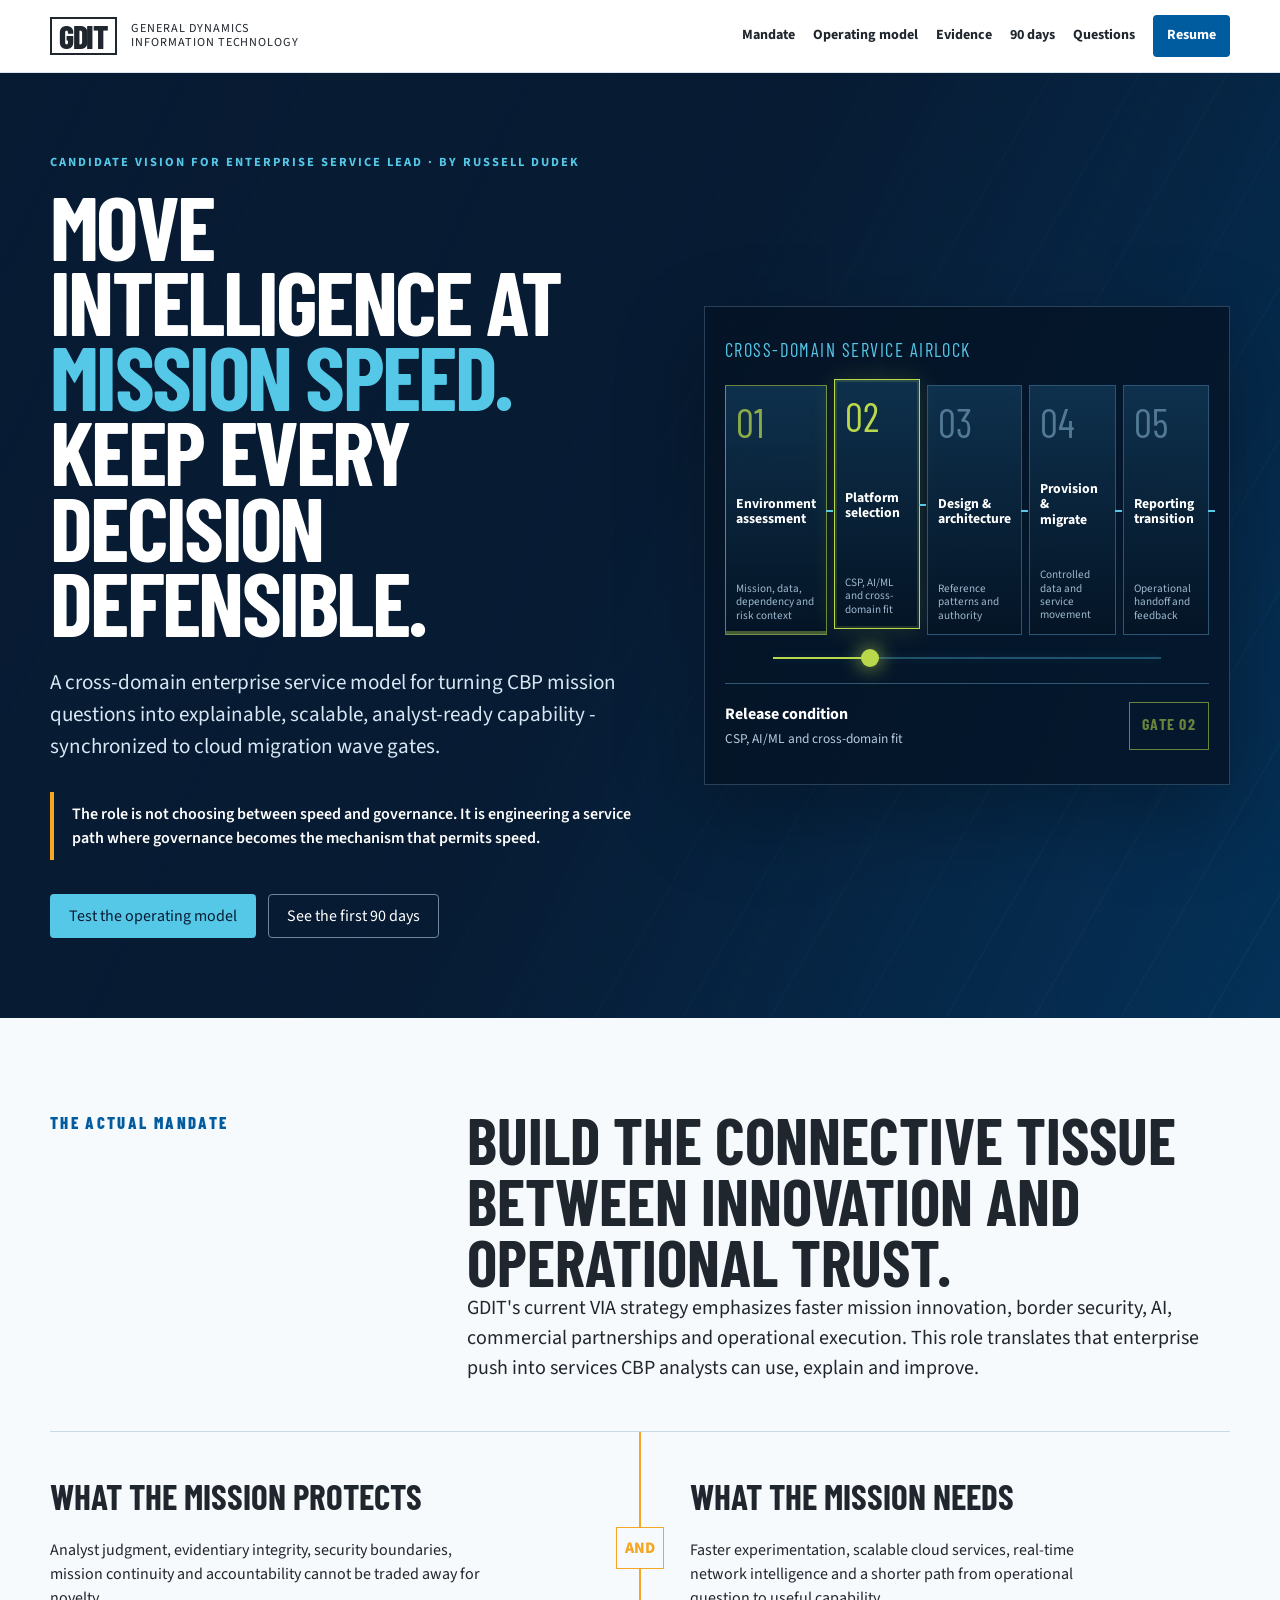
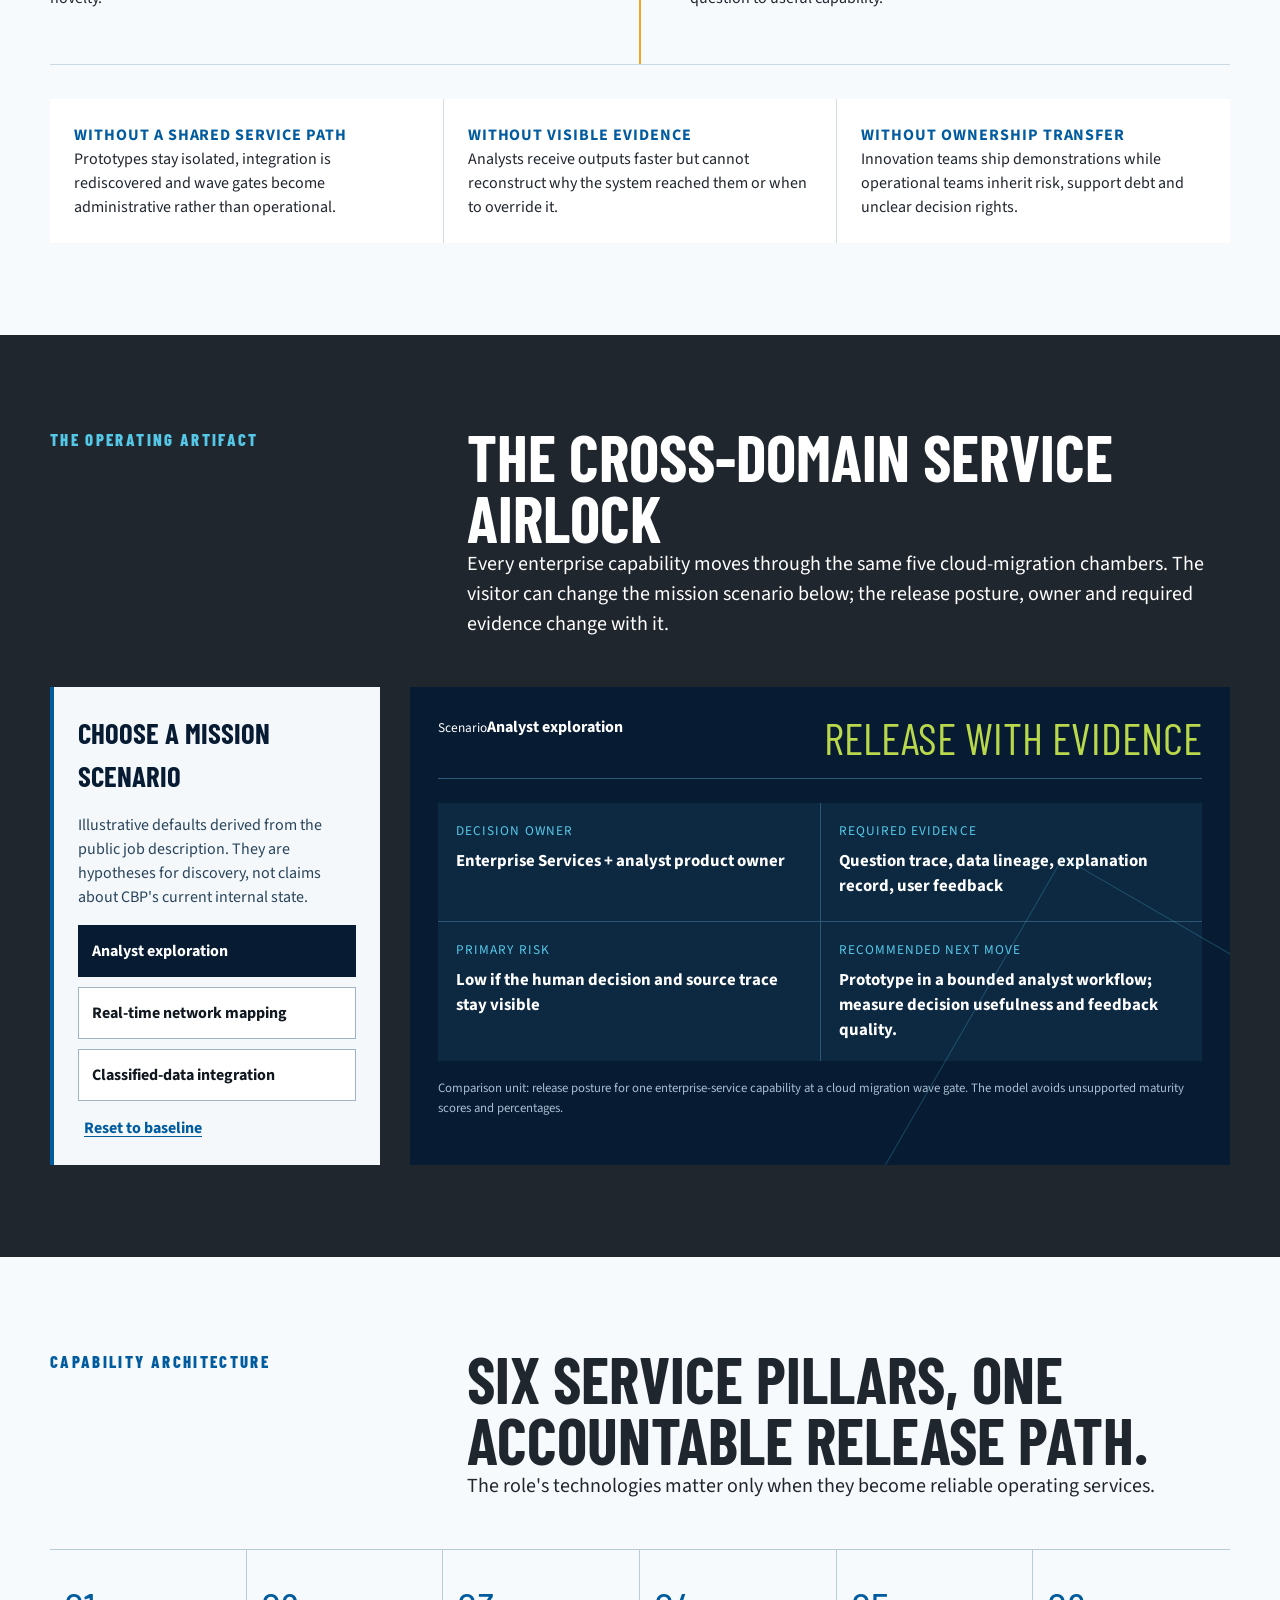
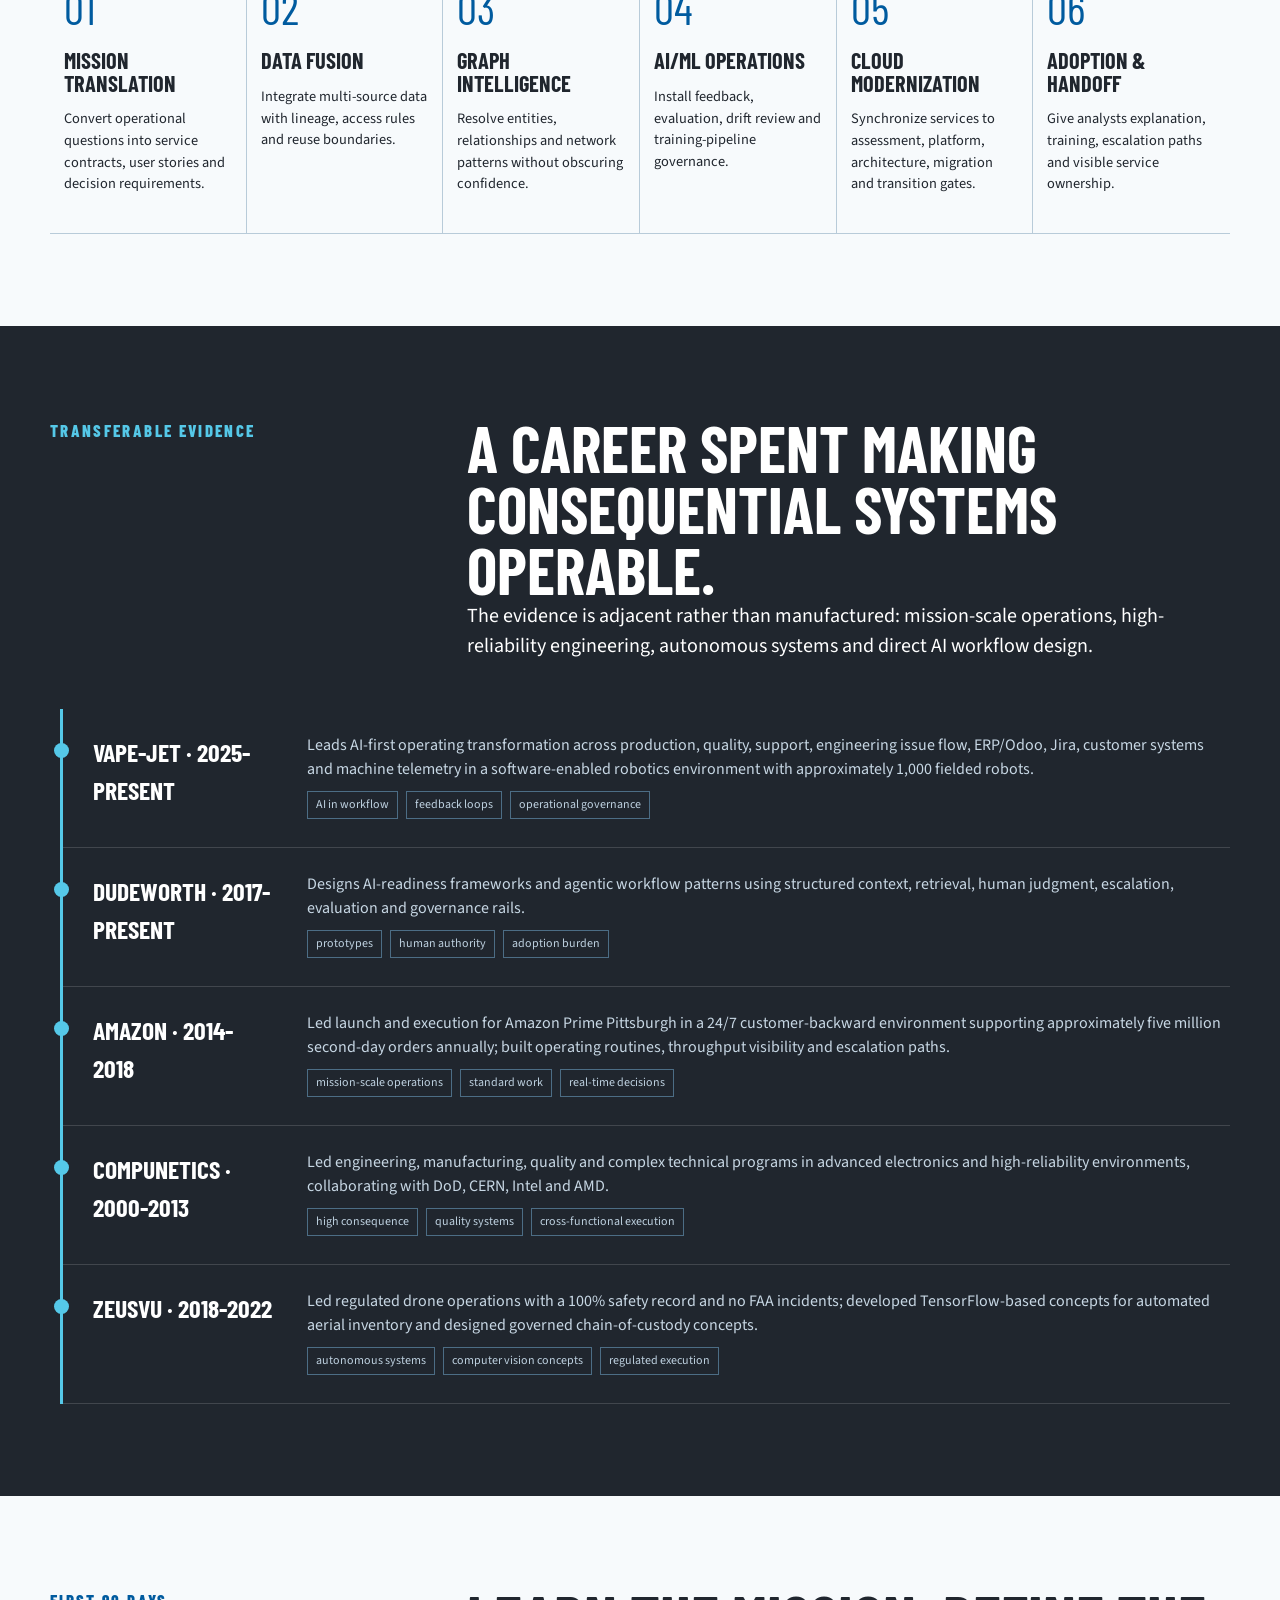
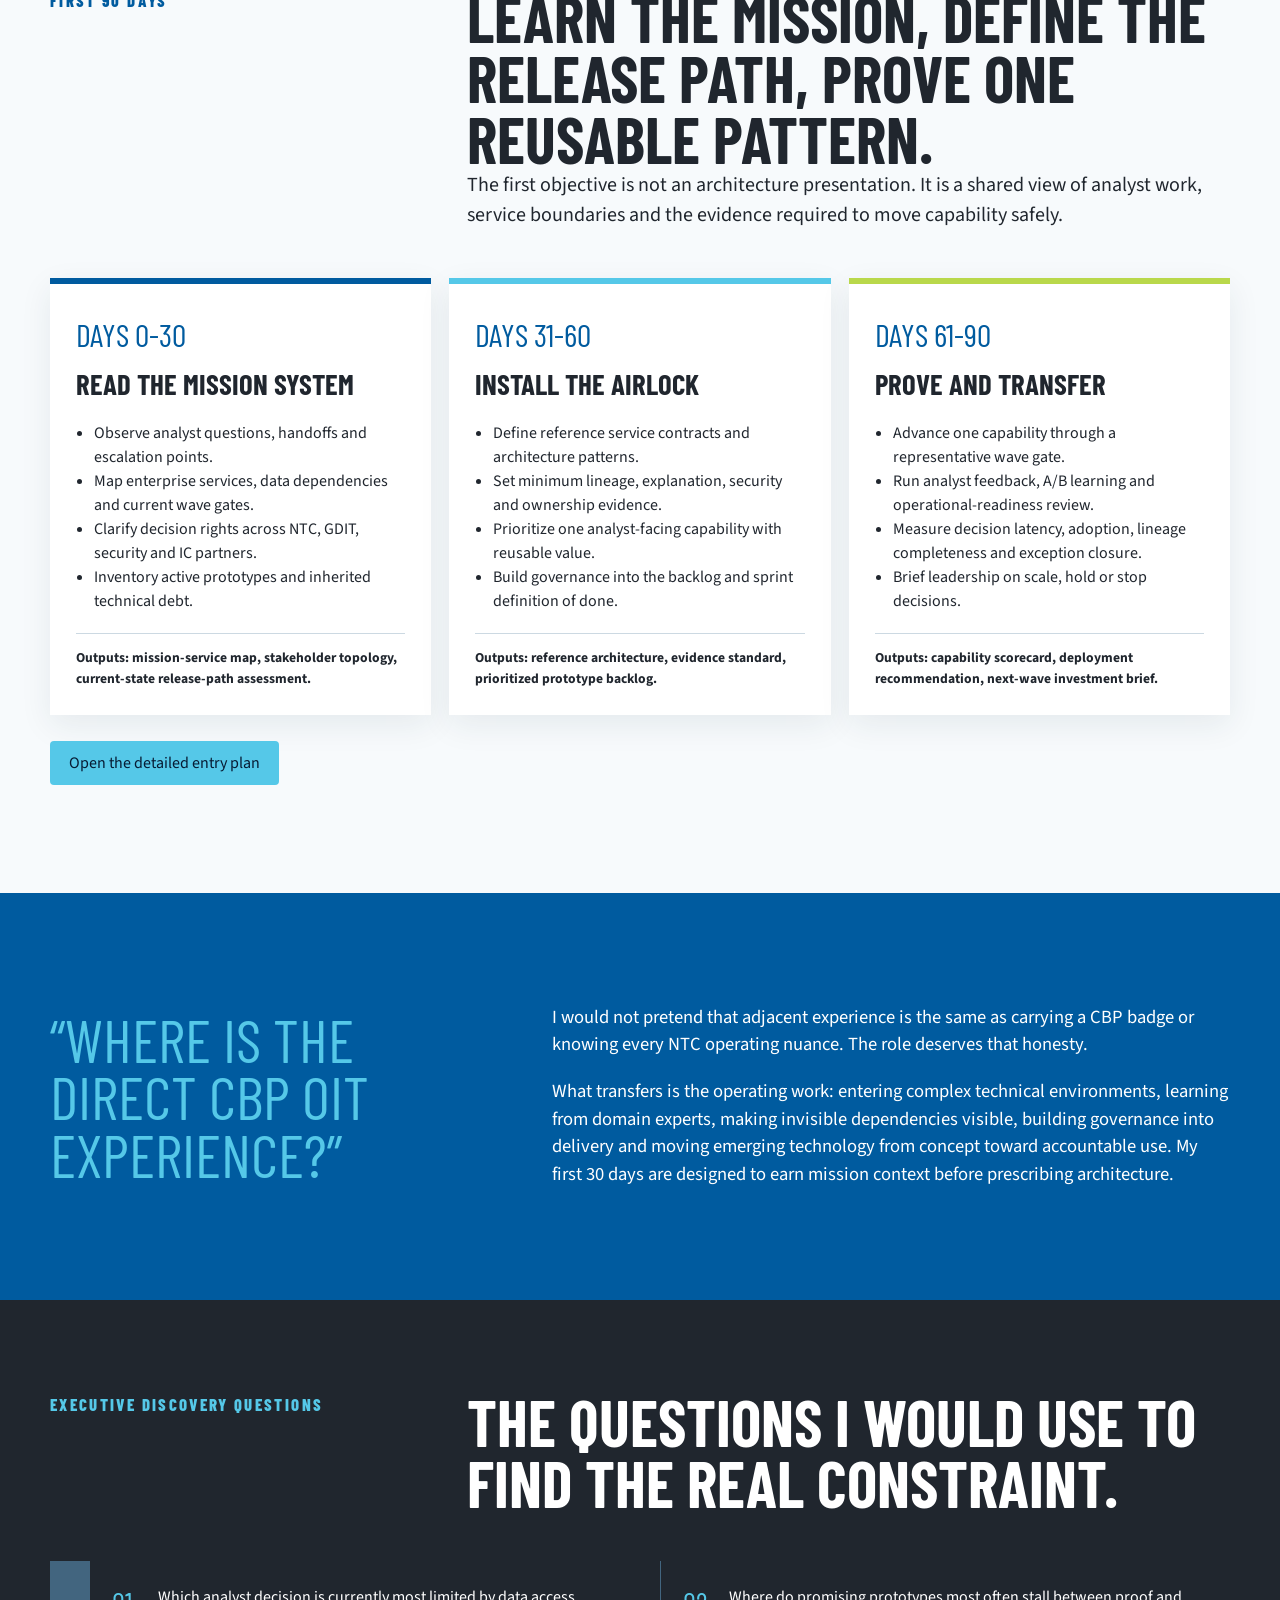
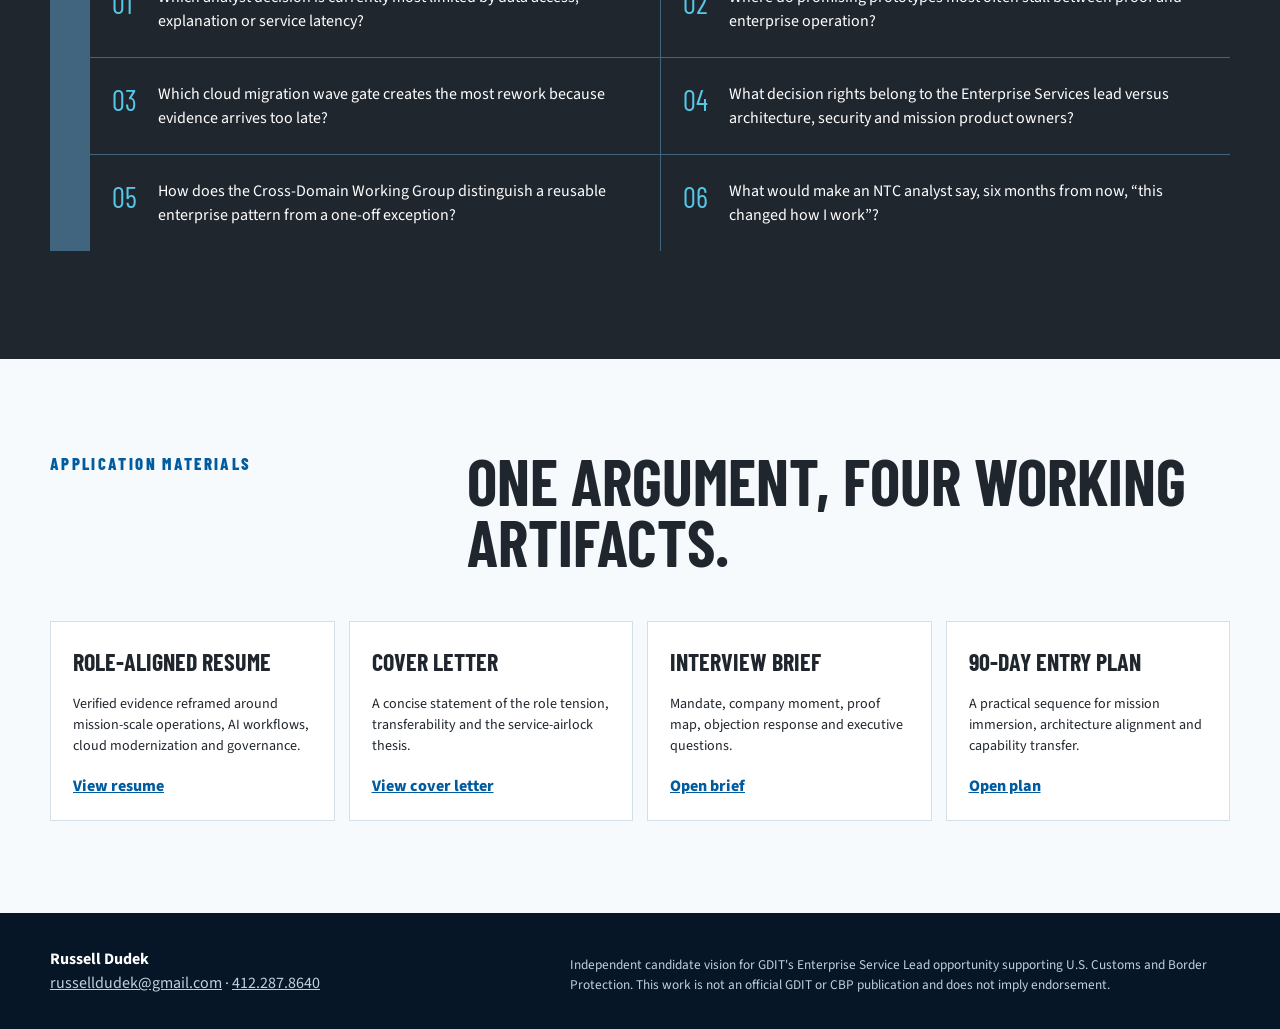
<file: index.html>
<!doctype html><html lang="en"><head><meta charset="utf-8"><meta name="viewport" content="width=device-width,initial-scale=1"><meta name="description" content="Russell Dudek's independent candidate vision for GDIT Enterprise Service Lead supporting CBP."><title>Russell Dudek | GDIT Enterprise Service Lead Candidate Vision</title><link rel="stylesheet" href="styles.css"></head><body><nav class="site-nav"><div class="wrap nav-inner"><a class="employer-lockup" href="index.html" aria-label="GDIT Enterprise Service Lead candidate vision home"><span class="gdit-word" aria-hidden="true">GDIT</span><span class="lockup-copy">General Dynamics<br>Information Technology</span></a><button class="menu-button" aria-expanded="false" aria-label="Open navigation">Menu</button><div class="nav-links"><a href="#mandate">Mandate</a><a href="#model">Operating model</a><a href="#evidence">Evidence</a><a href="#entry">90 days</a><a href="#questions">Questions</a><a class="nav-cta" href="resume.html">Resume</a></div></div></nav>
<header class="hero"><div class="wrap hero-grid"><div><p class="identity-note">Candidate vision for Enterprise Service Lead · by Russell Dudek</p><h1>Move intelligence at <span>mission speed.</span> Keep every decision defensible.</h1><p class="hero-deck">A cross-domain enterprise service model for turning CBP mission questions into explainable, scalable, analyst-ready capability - synchronized to cloud migration wave gates.</p><div class="tension">The role is not choosing between speed and governance. It is engineering a service path where governance becomes the mechanism that permits speed.</div><div class="hero-actions"><a class="button primary" href="#model">Test the operating model</a><a class="button ghost" href="#entry">See the first 90 days</a></div></div>
<div class="airlock" aria-label="Animated Cross-Domain Service Airlock"><p class="airlock-title">Cross-Domain Service Airlock</p><div class="chambers"><article class="chamber"><span class="chamber-num">01</span><h3>Environment<br>assessment</h3><small>Mission, data, dependency and risk context</small></article><article class="chamber"><span class="chamber-num">02</span><h3>Platform<br>selection</h3><small>CSP, AI/ML and cross-domain fit</small></article><article class="chamber active"><span class="chamber-num">03</span><h3>Design &<br>architecture</h3><small>Reference patterns and authority</small></article><article class="chamber"><span class="chamber-num">04</span><h3>Provision &<br>migrate</h3><small>Controlled data and service movement</small></article><article class="chamber"><span class="chamber-num">05</span><h3>Reporting<br>transition</h3><small>Operational handoff and feedback</small></article></div><div class="service-capsule" aria-hidden="true"></div><div class="airlock-readout"><div class="readout-main"><strong>Release condition</strong><span>Mission value + lineage + explanation + human authority + operational owner</span></div><div class="seal">Analyst ready</div></div></div></div></header>
<main>
<section id="mandate" class="section"><div class="wrap"><div class="section-head"><div class="section-label">The actual mandate</div><div><h2>Build the connective tissue between innovation and operational trust.</h2><p class="section-intro">GDIT's current VIA strategy emphasizes faster mission innovation, border security, AI, commercial partnerships and operational execution. This role translates that enterprise push into services CBP analysts can use, explain and improve.</p></div></div><div class="tension-field"><article class="tension-side"><h3>What the mission protects</h3><p>Analyst judgment, evidentiary integrity, security boundaries, mission continuity and accountability cannot be traded away for novelty.</p></article><div class="tension-center"><span>AND</span></div><article class="tension-side"><h3>What the mission needs</h3><p>Faster experimentation, scalable cloud services, real-time network intelligence and a shorter path from operational question to useful capability.</p></article></div><div class="cost-strip"><article><strong>Without a shared service path</strong>Prototypes stay isolated, integration is rediscovered and wave gates become administrative rather than operational.</article><article><strong>Without visible evidence</strong>Analysts receive outputs faster but cannot reconstruct why the system reached them or when to override it.</article><article><strong>Without ownership transfer</strong>Innovation teams ship demonstrations while operational teams inherit risk, support debt and unclear decision rights.</article></div></div></section>
<section id="model" class="section dark"><div class="wrap"><div class="section-head"><div class="section-label">The operating artifact</div><div><h2>The Cross-Domain Service Airlock</h2><p class="section-intro">Every enterprise capability moves through the same five cloud-migration chambers. The visitor can change the mission scenario below; the release posture, owner and required evidence change with it.</p></div></div><div class="simulator"><aside class="scenario-panel"><h3>Choose a mission scenario</h3><p>Illustrative defaults derived from the public job description. They are hypotheses for discovery, not claims about CBP's current internal state.</p><div class="scenario-buttons"><button class="scenario-button" data-scenario="analyst" aria-pressed="true">Analyst exploration</button><button class="scenario-button" data-scenario="mapping" aria-pressed="false">Real-time network mapping</button><button class="scenario-button" data-scenario="classified" aria-pressed="false">Classified-data integration</button></div><button id="reset-scenario" class="reset">Reset to baseline</button></aside><div class="sim-output" aria-live="polite"><div class="output-top"><div><small>Scenario</small><strong id="scenario-label">Analyst exploration</strong></div><div id="output-state" class="output-state">Release with evidence</div></div><div class="output-grid"><div class="output-cell"><small>Decision owner</small><strong id="owner"></strong></div><div class="output-cell"><small>Required evidence</small><strong id="evidence"></strong></div><div class="output-cell"><small>Primary risk</small><strong id="risk"></strong></div><div class="output-cell"><small>Recommended next move</small><strong id="next"></strong></div></div><p class="assumption">Comparison unit: release posture for one enterprise-service capability at a cloud migration wave gate. The model avoids unsupported maturity scores and percentages.</p></div></div></div></section>
<section class="section"><div class="wrap"><div class="section-head"><div class="section-label">Capability architecture</div><div><h2>Six service pillars, one accountable release path.</h2><p class="section-intro">The role's technologies matter only when they become reliable operating services.</p></div></div><div class="pillar-river"><article class="pillar"><div class="pillar-index">01</div><h3>Mission translation</h3><p>Convert operational questions into service contracts, user stories and decision requirements.</p></article><article class="pillar"><div class="pillar-index">02</div><h3>Data fusion</h3><p>Integrate multi-source data with lineage, access rules and reuse boundaries.</p></article><article class="pillar"><div class="pillar-index">03</div><h3>Graph intelligence</h3><p>Resolve entities, relationships and network patterns without obscuring confidence.</p></article><article class="pillar"><div class="pillar-index">04</div><h3>AI/ML operations</h3><p>Install feedback, evaluation, drift review and training-pipeline governance.</p></article><article class="pillar"><div class="pillar-index">05</div><h3>Cloud modernization</h3><p>Synchronize services to assessment, platform, architecture, migration and transition gates.</p></article><article class="pillar"><div class="pillar-index">06</div><h3>Adoption & handoff</h3><p>Give analysts explanation, training, escalation paths and visible service ownership.</p></article></div></div></section>
<section id="evidence" class="section dark"><div class="wrap"><div class="section-head"><div class="section-label">Transferable evidence</div><div><h2>A career spent making consequential systems operable.</h2><p class="section-intro">The evidence is adjacent rather than manufactured: mission-scale operations, high-reliability engineering, autonomous systems and direct AI workflow design.</p></div></div><div class="evidence-trail"><article class="evidence-item"><h3>Vape-Jet · 2025-present</h3><div><p>Leads AI-first operating transformation across production, quality, support, engineering issue flow, ERP/Odoo, Jira, customer systems and machine telemetry in a software-enabled robotics environment with approximately 1,000 fielded robots.</p><div class="proof-tags"><span>AI in workflow</span><span>feedback loops</span><span>operational governance</span></div></div></article><article class="evidence-item"><h3>DudeWorth · 2017-present</h3><div><p>Designs AI-readiness frameworks and agentic workflow patterns using structured context, retrieval, human judgment, escalation, evaluation and governance rails.</p><div class="proof-tags"><span>prototypes</span><span>human authority</span><span>adoption burden</span></div></div></article><article class="evidence-item"><h3>Amazon · 2014-2018</h3><div><p>Led launch and execution for Amazon Prime Pittsburgh in a 24/7 customer-backward environment supporting approximately five million second-day orders annually; built operating routines, throughput visibility and escalation paths.</p><div class="proof-tags"><span>mission-scale operations</span><span>standard work</span><span>real-time decisions</span></div></div></article><article class="evidence-item"><h3>Compunetics · 2000-2013</h3><div><p>Led engineering, manufacturing, quality and complex technical programs in advanced electronics and high-reliability environments, collaborating with DoD, CERN, Intel and AMD.</p><div class="proof-tags"><span>high consequence</span><span>quality systems</span><span>cross-functional execution</span></div></div></article><article class="evidence-item"><h3>ZeusVu · 2018-2022</h3><div><p>Led regulated drone operations with a 100% safety record and no FAA incidents; developed TensorFlow-based concepts for automated aerial inventory and designed governed chain-of-custody concepts.</p><div class="proof-tags"><span>autonomous systems</span><span>computer vision concepts</span><span>regulated execution</span></div></div></article></div></div></section>
<section id="entry" class="section"><div class="wrap"><div class="section-head"><div class="section-label">First 90 days</div><div><h2>Learn the mission, define the release path, prove one reusable pattern.</h2><p class="section-intro">The first objective is not an architecture presentation. It is a shared view of analyst work, service boundaries and the evidence required to move capability safely.</p></div></div><div class="plan-track"><article class="plan-phase"><div class="days">Days 0-30</div><h3>Read the mission system</h3><ul><li>Observe analyst questions, handoffs and escalation points.</li><li>Map enterprise services, data dependencies and current wave gates.</li><li>Clarify decision rights across NTC, GDIT, security and IC partners.</li><li>Inventory active prototypes and inherited technical debt.</li></ul><footer>Outputs: mission-service map, stakeholder topology, current-state release-path assessment.</footer></article><article class="plan-phase"><div class="days">Days 31-60</div><h3>Install the airlock</h3><ul><li>Define reference service contracts and architecture patterns.</li><li>Set minimum lineage, explanation, security and ownership evidence.</li><li>Prioritize one analyst-facing capability with reusable value.</li><li>Build governance into the backlog and sprint definition of done.</li></ul><footer>Outputs: reference architecture, evidence standard, prioritized prototype backlog.</footer></article><article class="plan-phase"><div class="days">Days 61-90</div><h3>Prove and transfer</h3><ul><li>Advance one capability through a representative wave gate.</li><li>Run analyst feedback, A/B learning and operational-readiness review.</li><li>Measure decision latency, adoption, lineage completeness and exception closure.</li><li>Brief leadership on scale, hold or stop decisions.</li></ul><footer>Outputs: capability scorecard, deployment recommendation, next-wave investment brief.</footer></article></div><p style="margin-top:26px"><a class="button primary" href="90-day-plan.html">Open the detailed entry plan</a></p></div></section>
<section class="section blue"><div class="wrap objection"><div class="objection-question">“Where is the direct CBP OIT experience?”</div><div class="objection-answer"><p>I would not pretend that adjacent experience is the same as carrying a CBP badge or knowing every NTC operating nuance. The role deserves that honesty.</p><p>What transfers is the operating work: entering complex technical environments, learning from domain experts, making invisible dependencies visible, building governance into delivery and moving emerging technology from concept toward accountable use. My first 30 days are designed to earn mission context before prescribing architecture.</p></div></div></section>
<section id="questions" class="section dark"><div class="wrap"><div class="section-head"><div class="section-label">Executive discovery questions</div><div><h2>The questions I would use to find the real constraint.</h2></div></div><ol class="questions"><li>Which analyst decision is currently most limited by data access, explanation or service latency?</li><li>Where do promising prototypes most often stall between proof and enterprise operation?</li><li>Which cloud migration wave gate creates the most rework because evidence arrives too late?</li><li>What decision rights belong to the Enterprise Services lead versus architecture, security and mission product owners?</li><li>How does the Cross-Domain Working Group distinguish a reusable enterprise pattern from a one-off exception?</li><li>What would make an NTC analyst say, six months from now, “this changed how I work”?</li></ol></div></section>
<section class="section"><div class="wrap"><div class="section-head"><div class="section-label">Application materials</div><div><h2>One argument, four working artifacts.</h2></div></div><div class="resources"><article class="resource"><h3>Role-aligned resume</h3><p>Verified evidence reframed around mission-scale operations, AI workflows, cloud modernization and governance.</p><a href="resume.html">View resume</a></article><article class="resource"><h3>Cover letter</h3><p>A concise statement of the role tension, transferability and the service-airlock thesis.</p><a href="cover-letter.html">View cover letter</a></article><article class="resource"><h3>Interview brief</h3><p>Mandate, company moment, proof map, objection response and executive questions.</p><a href="interview-brief.html">Open brief</a></article><article class="resource"><h3>90-day entry plan</h3><p>A practical sequence for mission immersion, architecture alignment and capability transfer.</p><a href="90-day-plan.html">Open plan</a></article></div></div></section>
</main><footer class="footer"><div class="wrap footer-grid"><div><strong>Russell Dudek</strong><br><a href="mailto:russelldudek@gmail.com">russelldudek@gmail.com</a> · <a href="tel:+14122878640">412.287.8640</a></div><small>Independent candidate vision for GDIT's Enterprise Service Lead opportunity supporting U.S. Customs and Border Protection. This work is not an official GDIT or CBP publication and does not imply endorsement.</small></div></footer><script src="app.js"></script></body></html>
</file>
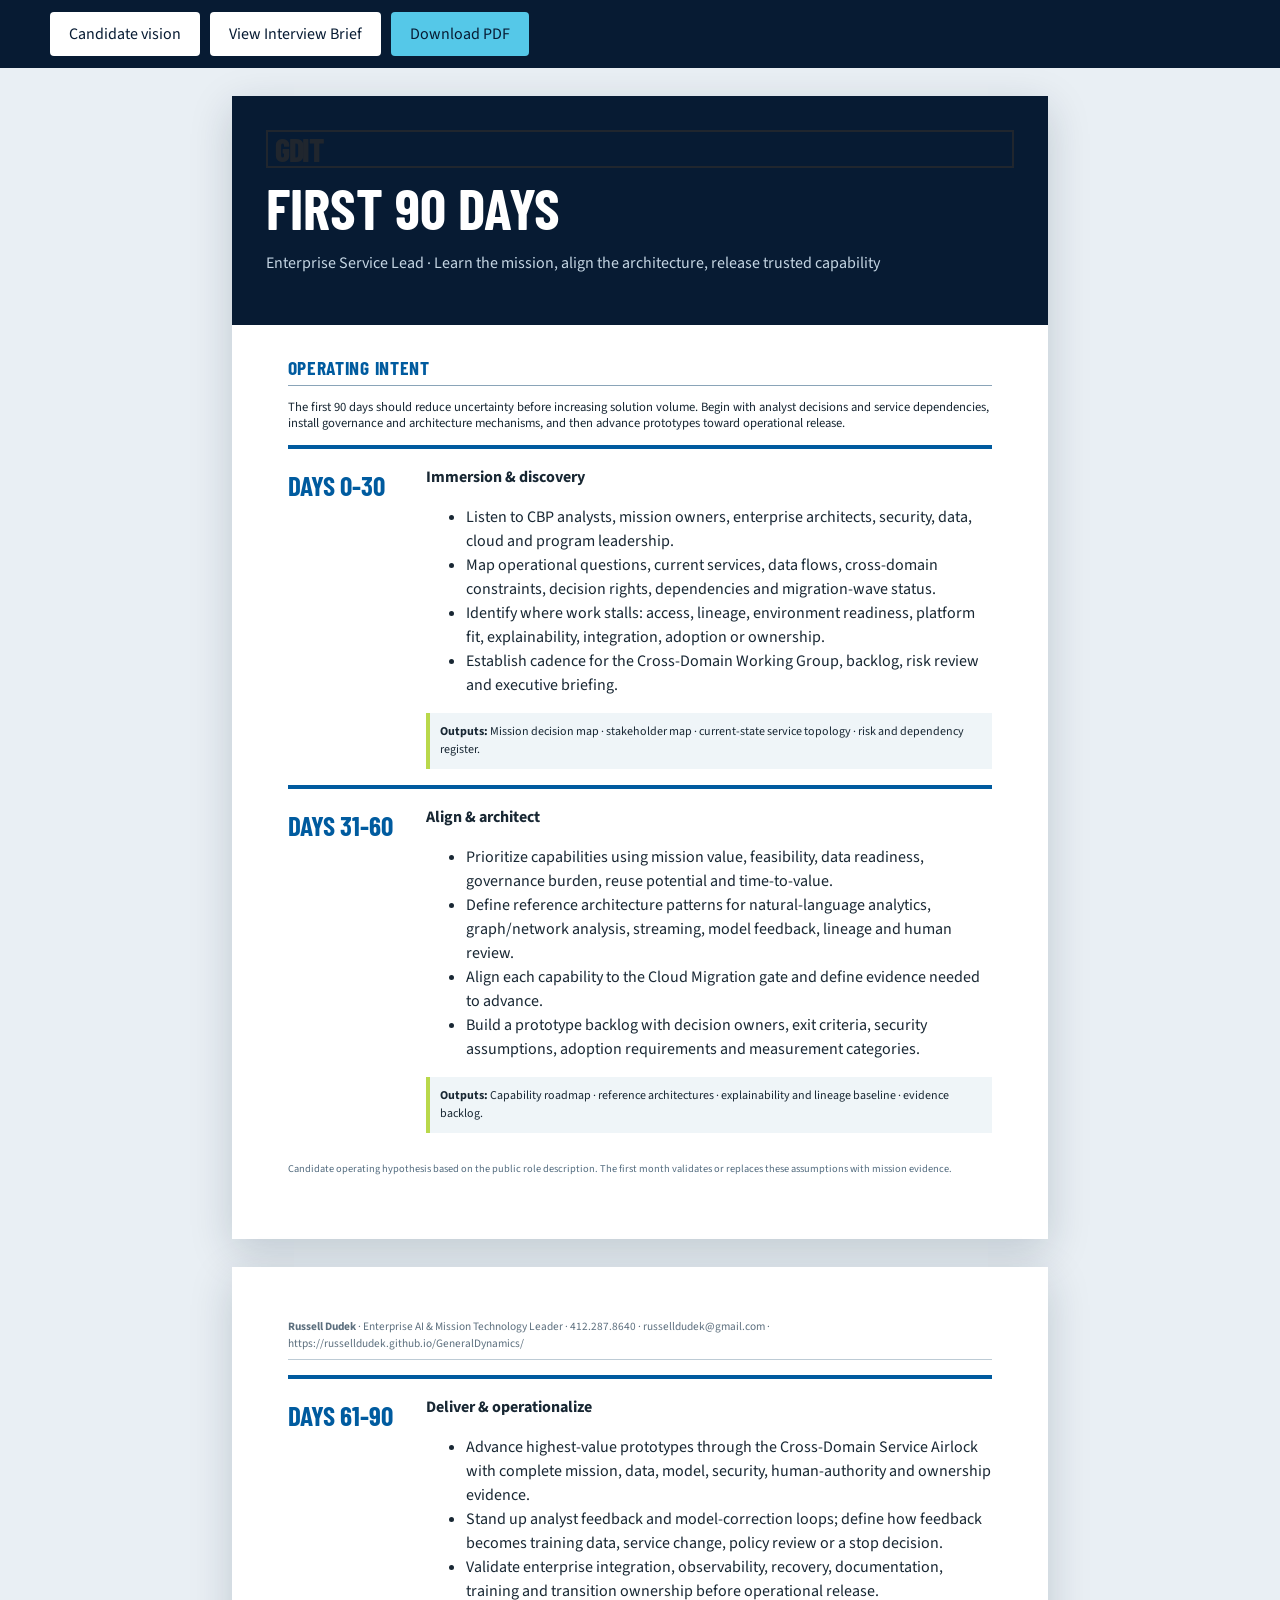
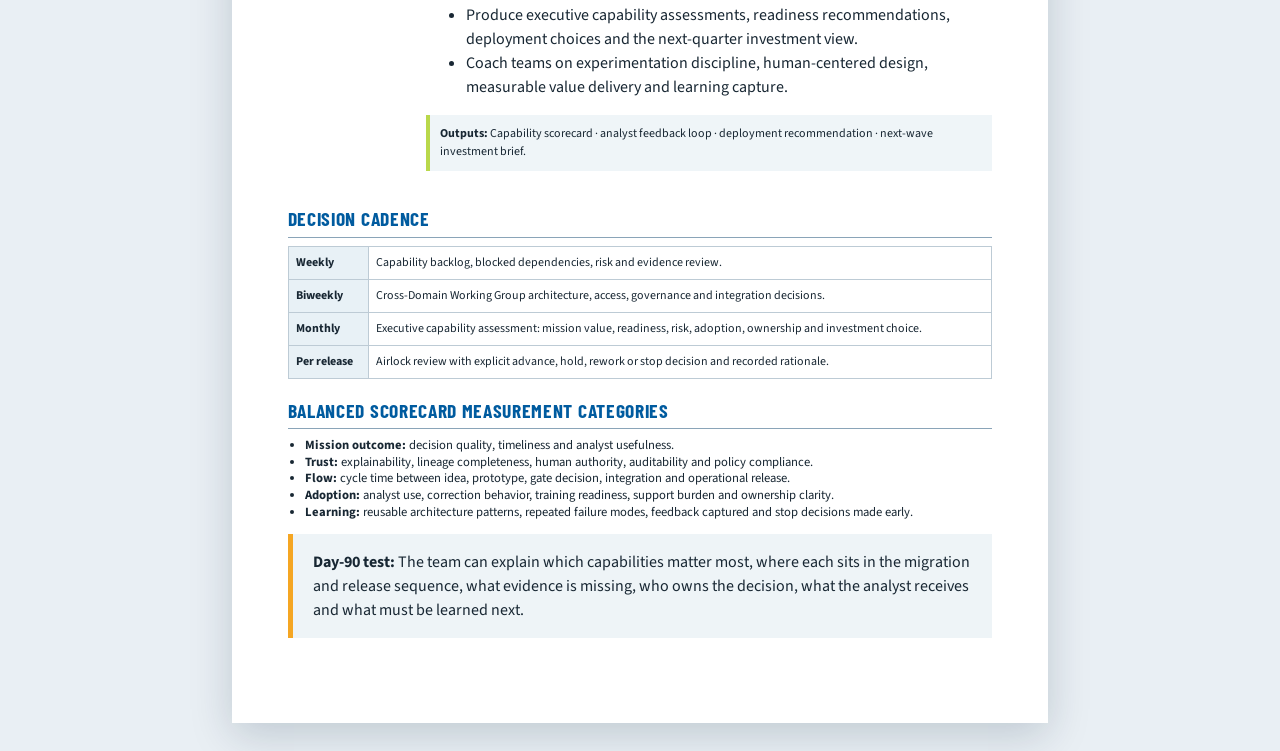
<file: 90-day-plan.html>
<!doctype html><html lang="en"><head><meta charset="utf-8"><meta name="viewport" content="width=device-width,initial-scale=1"><title>Russell Dudek - GDIT 90-Day Entry Plan</title><link rel="stylesheet" href="styles.css"></head><body class="doc-body"><div class="doc-actions"><div class="wrap"><a class="button light" href="index.html">Candidate vision</a><a class="button light" href="interview-brief.html">View Interview Brief</a><a class="button primary" href="docs/Russell-Dudek-GDIT-90-Day-Plan.pdf" download>Download PDF</a></div></div><article class="document plan-page"><div class="brief-cover"><div class="gdit-word">GDIT</div><h1>First 90 Days</h1><p>Enterprise Service Lead · Learn the mission, align the architecture, release trusted capability</p></div><section class="doc-section"><h2>Operating intent</h2><p>The first 90 days should reduce uncertainty before increasing solution volume. Begin with analyst decisions and service dependencies, install governance and architecture mechanisms, and then advance prototypes toward operational release.</p></section><section class="phase-band"><h2>Days 0-30</h2><div><strong>Immersion & discovery</strong><ul><li>Listen to CBP analysts, mission owners, enterprise architects, security, data, cloud and program leadership.</li><li>Map operational questions, current services, data flows, cross-domain constraints, decision rights, dependencies and migration-wave status.</li><li>Identify where work stalls: access, lineage, environment readiness, platform fit, explainability, integration, adoption or ownership.</li><li>Establish cadence for the Cross-Domain Working Group, backlog, risk review and executive briefing.</li></ul><div class="deliverable"><strong>Outputs:</strong> Mission decision map · stakeholder map · current-state service topology · risk and dependency register.</div></div></section><section class="phase-band"><h2>Days 31-60</h2><div><strong>Align & architect</strong><ul><li>Prioritize capabilities using mission value, feasibility, data readiness, governance burden, reuse potential and time-to-value.</li><li>Define reference architecture patterns for natural-language analytics, graph/network analysis, streaming, model feedback, lineage and human review.</li><li>Align each capability to the Cloud Migration gate and define evidence needed to advance.</li><li>Build a prototype backlog with decision owners, exit criteria, security assumptions, adoption requirements and measurement categories.</li></ul><div class="deliverable"><strong>Outputs:</strong> Capability roadmap · reference architectures · explainability and lineage baseline · evidence backlog.</div></div></section><p class="source-note">Candidate operating hypothesis based on the public role description. The first month validates or replaces these assumptions with mission evidence.</p></article><article class="document plan-page"><div class="continuation"><strong>Russell Dudek</strong> · Enterprise AI & Mission Technology Leader · 412.287.8640 · russelldudek@gmail.com · https://russelldudek.github.io/GeneralDynamics/</div><section class="phase-band"><h2>Days 61-90</h2><div><strong>Deliver & operationalize</strong><ul><li>Advance highest-value prototypes through the Cross-Domain Service Airlock with complete mission, data, model, security, human-authority and ownership evidence.</li><li>Stand up analyst feedback and model-correction loops; define how feedback becomes training data, service change, policy review or a stop decision.</li><li>Validate enterprise integration, observability, recovery, documentation, training and transition ownership before operational release.</li><li>Produce executive capability assessments, readiness recommendations, deployment choices and the next-quarter investment view.</li><li>Coach teams on experimentation discipline, human-centered design, measurable value delivery and learning capture.</li></ul><div class="deliverable"><strong>Outputs:</strong> Capability scorecard · analyst feedback loop · deployment recommendation · next-wave investment brief.</div></div></section><section class="doc-section"><h2>Decision cadence</h2><table class="brief-table"><tr><th>Weekly</th><td>Capability backlog, blocked dependencies, risk and evidence review.</td></tr><tr><th>Biweekly</th><td>Cross-Domain Working Group architecture, access, governance and integration decisions.</td></tr><tr><th>Monthly</th><td>Executive capability assessment: mission value, readiness, risk, adoption, ownership and investment choice.</td></tr><tr><th>Per release</th><td>Airlock review with explicit advance, hold, rework or stop decision and recorded rationale.</td></tr></table></section><section class="doc-section"><h2>Balanced scorecard measurement categories</h2><ul><li><strong>Mission outcome:</strong> decision quality, timeliness and analyst usefulness.</li><li><strong>Trust:</strong> explainability, lineage completeness, human authority, auditability and policy compliance.</li><li><strong>Flow:</strong> cycle time between idea, prototype, gate decision, integration and operational release.</li><li><strong>Adoption:</strong> analyst use, correction behavior, training readiness, support burden and ownership clarity.</li><li><strong>Learning:</strong> reusable architecture patterns, repeated failure modes, feedback captured and stop decisions made early.</li></ul></section><div class="brief-callout"><strong>Day-90 test:</strong> The team can explain which capabilities matter most, where each sits in the migration and release sequence, what evidence is missing, who owns the decision, what the analyst receives and what must be learned next.</div></article></body></html>
</file>
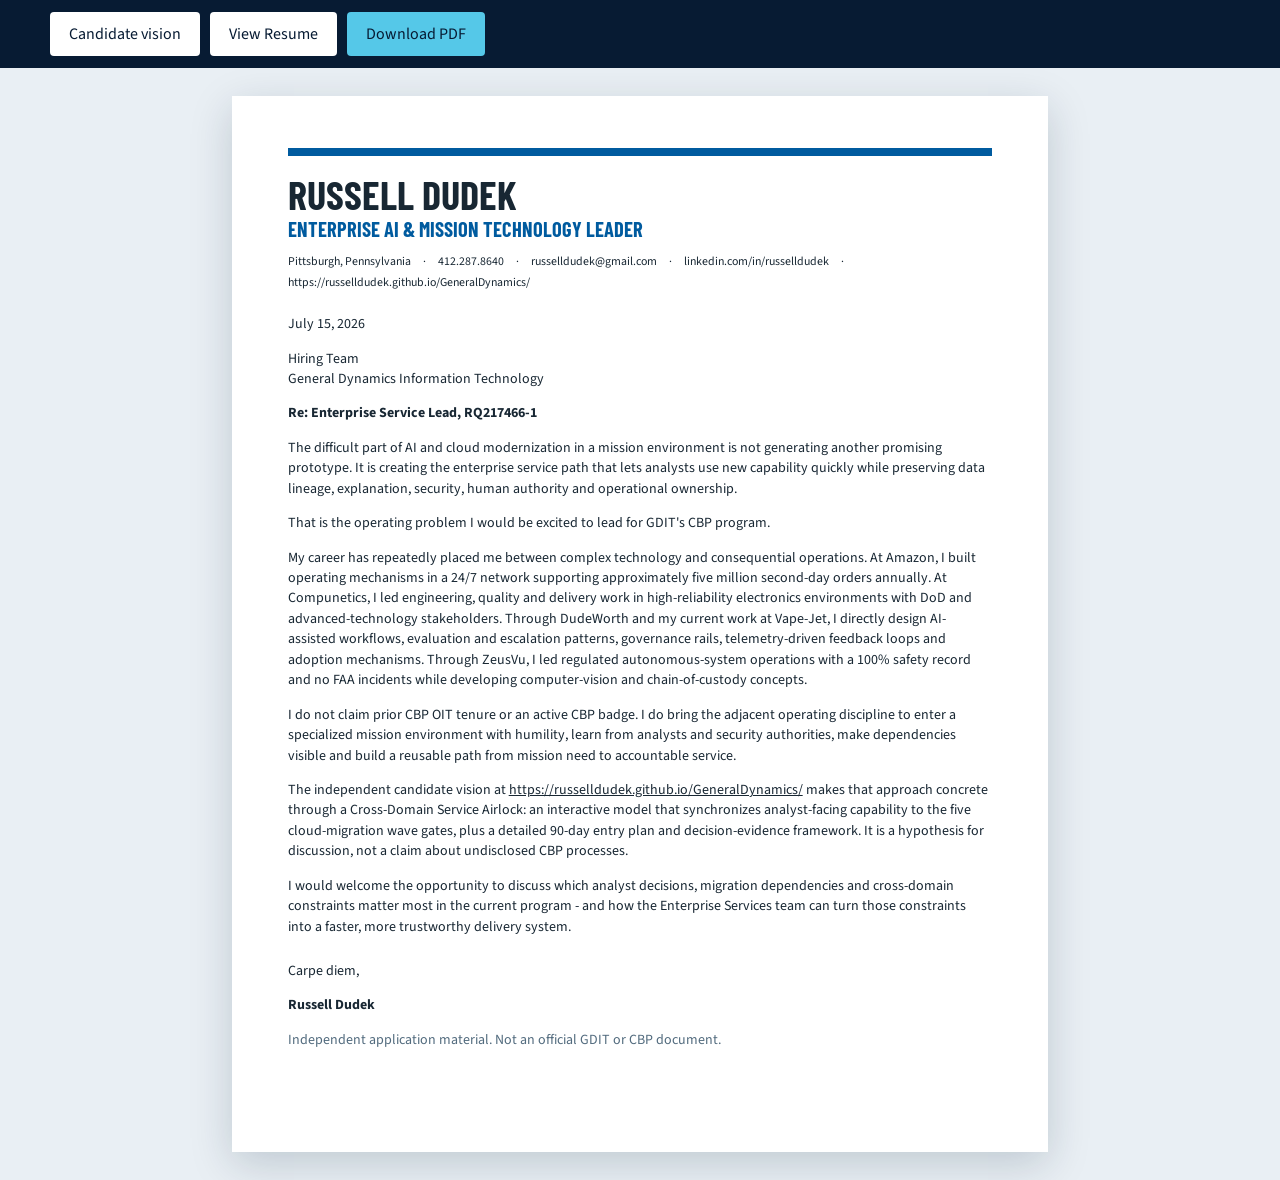
<file: cover-letter.html>
<!doctype html><html lang="en"><head><meta charset="utf-8"><meta name="viewport" content="width=device-width,initial-scale=1"><title>Russell Dudek - GDIT Enterprise Service Lead Cover Letter</title><link rel="stylesheet" href="styles.css"></head><body class="doc-body"><div class="doc-actions"><div class="wrap"><a class="button light" href="index.html">Candidate vision</a><a class="button light" href="resume.html">View Resume</a><a class="button primary" href="docs/Russell-Dudek-GDIT-Cover-Letter.pdf" download>Download PDF</a></div></div><article class="document letter"><header class="doc-header"><h1 class="doc-name">Russell Dudek</h1><div class="doc-role">Enterprise AI & Mission Technology Leader</div><div class="contact-line"><span>Pittsburgh, Pennsylvania</span><span>·</span><a href="tel:+14122878640">412.287.8640</a><span>·</span><a href="mailto:russelldudek@gmail.com">russelldudek@gmail.com</a><span>·</span><a href="https://www.linkedin.com/in/russelldudek">linkedin.com/in/russelldudek</a><span>·</span><a href="https://russelldudek.github.io/GeneralDynamics/">https://russelldudek.github.io/GeneralDynamics/</a></div></header><p>July 15, 2026</p><p>Hiring Team<br>General Dynamics Information Technology</p><p><strong>Re: Enterprise Service Lead, RQ217466-1</strong></p><p>The difficult part of AI and cloud modernization in a mission environment is not generating another promising prototype. It is creating the enterprise service path that lets analysts use new capability quickly while preserving data lineage, explanation, security, human authority and operational ownership.</p><p>That is the operating problem I would be excited to lead for GDIT's CBP program.</p><p>My career has repeatedly placed me between complex technology and consequential operations. At Amazon, I built operating mechanisms in a 24/7 network supporting approximately five million second-day orders annually. At Compunetics, I led engineering, quality and delivery work in high-reliability electronics environments with DoD and advanced-technology stakeholders. Through DudeWorth and my current work at Vape-Jet, I directly design AI-assisted workflows, evaluation and escalation patterns, governance rails, telemetry-driven feedback loops and adoption mechanisms. Through ZeusVu, I led regulated autonomous-system operations with a 100% safety record and no FAA incidents while developing computer-vision and chain-of-custody concepts.</p><p>I do not claim prior CBP OIT tenure or an active CBP badge. I do bring the adjacent operating discipline to enter a specialized mission environment with humility, learn from analysts and security authorities, make dependencies visible and build a reusable path from mission need to accountable service.</p><p>The independent candidate vision at <a href="https://russelldudek.github.io/GeneralDynamics/">https://russelldudek.github.io/GeneralDynamics/</a> makes that approach concrete through a Cross-Domain Service Airlock: an interactive model that synchronizes analyst-facing capability to the five cloud-migration wave gates, plus a detailed 90-day entry plan and decision-evidence framework. It is a hypothesis for discussion, not a claim about undisclosed CBP processes.</p><p>I would welcome the opportunity to discuss which analyst decisions, migration dependencies and cross-domain constraints matter most in the current program - and how the Enterprise Services team can turn those constraints into a faster, more trustworthy delivery system.</p><div class="signature"><p>Carpe diem,</p><p><strong>Russell Dudek</strong></p></div><p class="source-note">Independent application material. Not an official GDIT or CBP document.</p></article></body></html>
</file>
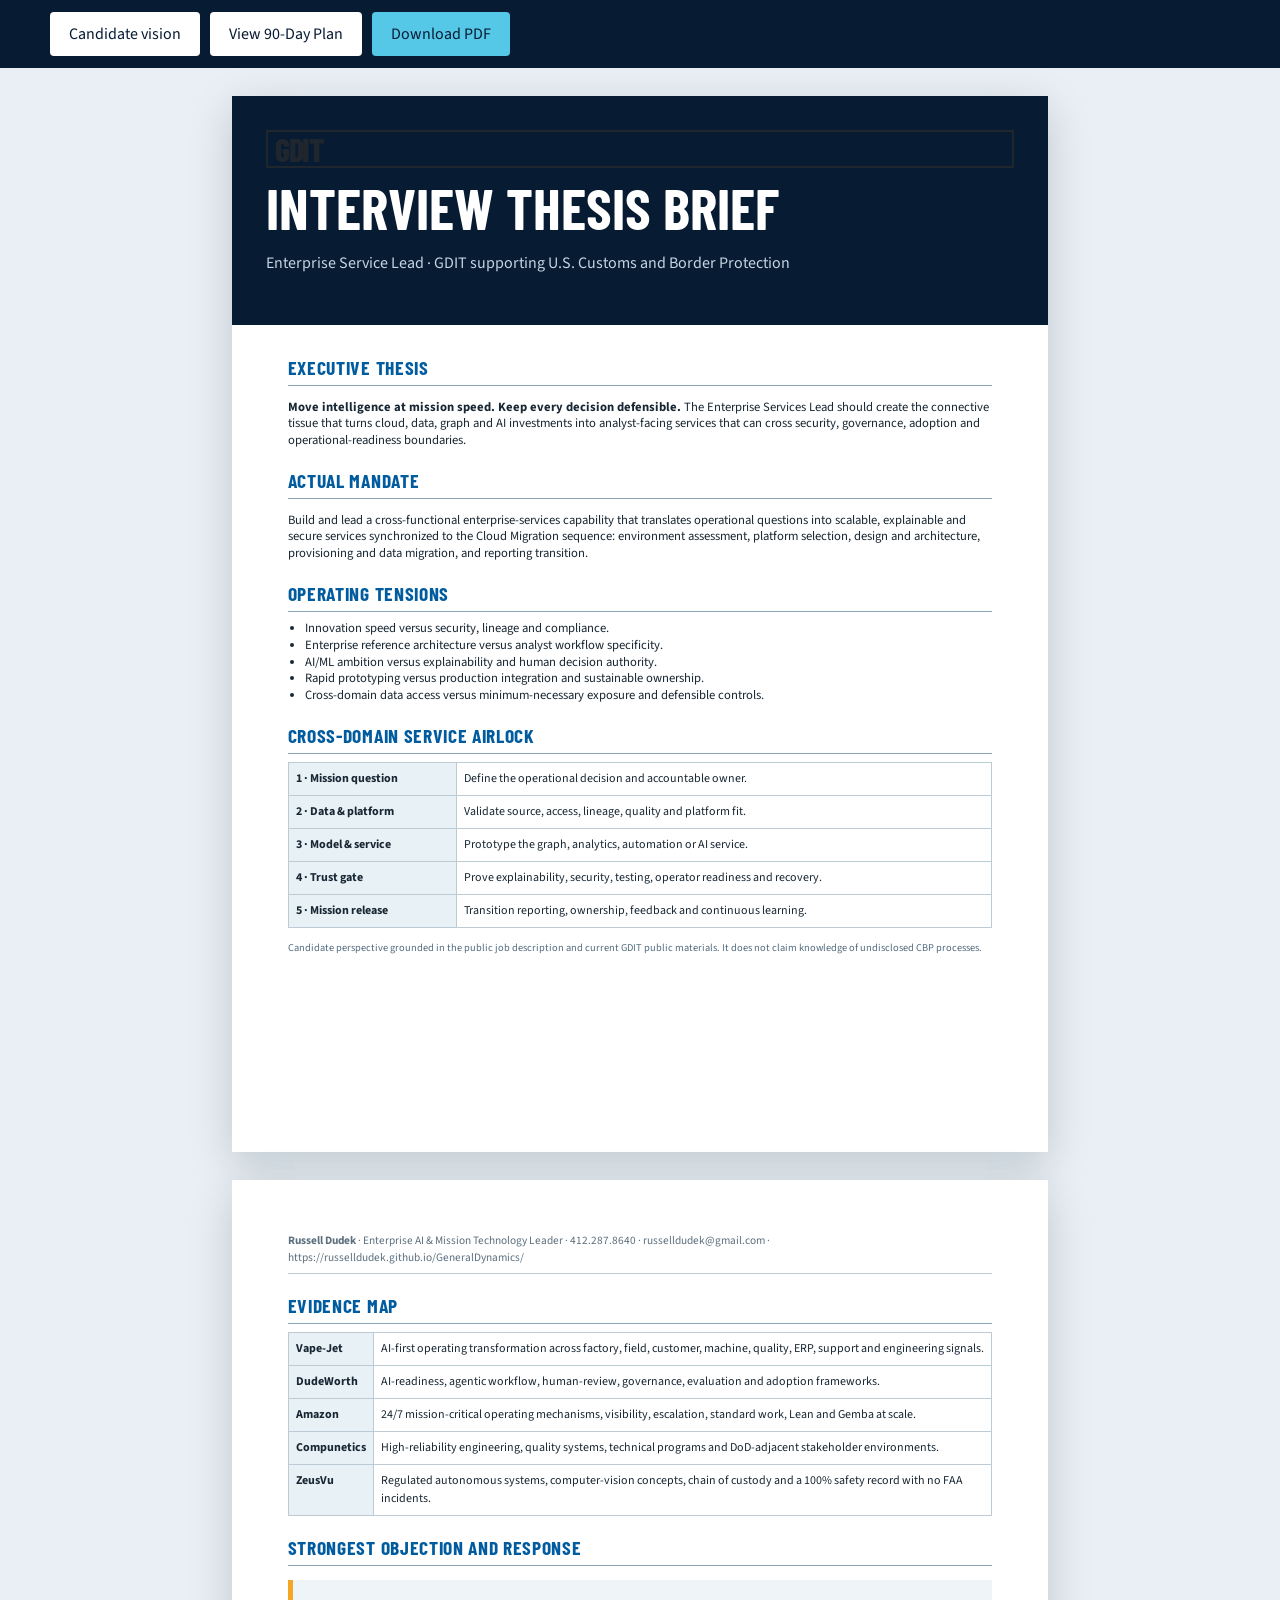
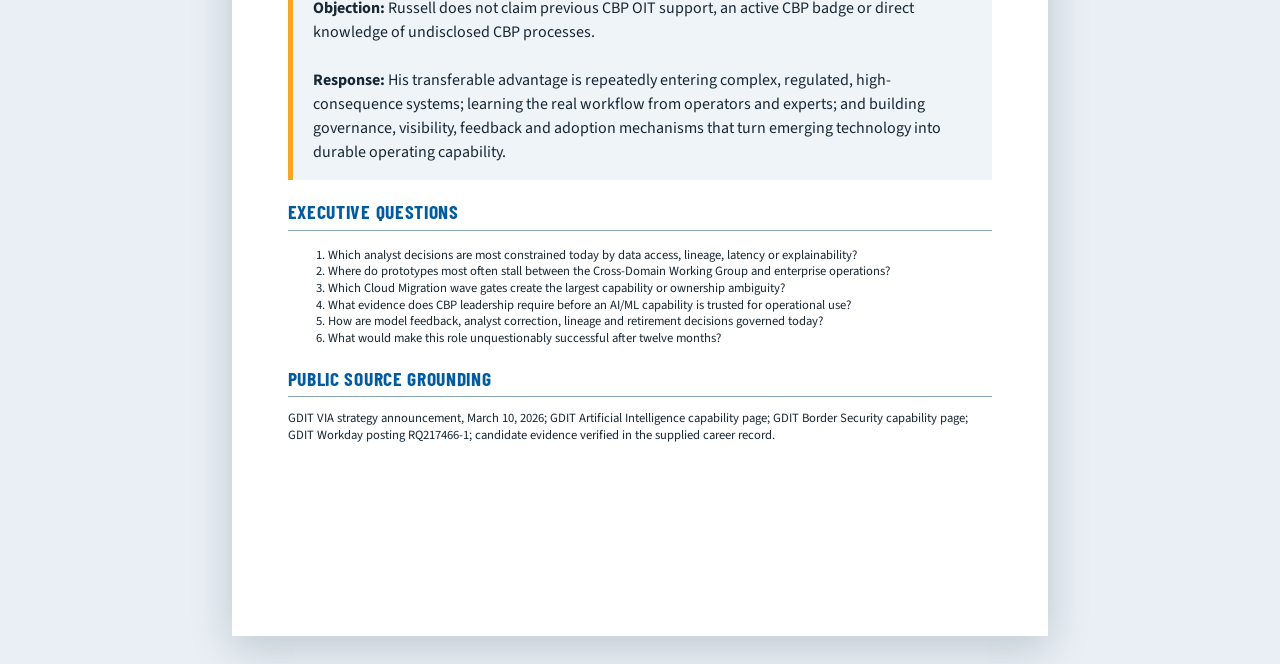
<file: interview-brief.html>
<!doctype html><html lang="en"><head><meta charset="utf-8"><meta name="viewport" content="width=device-width,initial-scale=1"><title>Russell Dudek - GDIT Interview Thesis Brief</title><link rel="stylesheet" href="styles.css"></head><body class="doc-body"><div class="doc-actions"><div class="wrap"><a class="button light" href="index.html">Candidate vision</a><a class="button light" href="90-day-plan.html">View 90-Day Plan</a><a class="button primary" href="docs/Russell-Dudek-GDIT-Interview-Brief.pdf" download>Download PDF</a></div></div><article class="document"><div class="brief-cover"><div class="gdit-word">GDIT</div><h1>Interview Thesis Brief</h1><p>Enterprise Service Lead · GDIT supporting U.S. Customs and Border Protection</p></div><section class="doc-section"><h2>Executive thesis</h2><p><strong>Move intelligence at mission speed. Keep every decision defensible.</strong> The Enterprise Services Lead should create the connective tissue that turns cloud, data, graph and AI investments into analyst-facing services that can cross security, governance, adoption and operational-readiness boundaries.</p></section><section class="doc-section"><h2>Actual mandate</h2><p>Build and lead a cross-functional enterprise-services capability that translates operational questions into scalable, explainable and secure services synchronized to the Cloud Migration sequence: environment assessment, platform selection, design and architecture, provisioning and data migration, and reporting transition.</p></section><section class="doc-section"><h2>Operating tensions</h2><ul><li>Innovation speed versus security, lineage and compliance.</li><li>Enterprise reference architecture versus analyst workflow specificity.</li><li>AI/ML ambition versus explainability and human decision authority.</li><li>Rapid prototyping versus production integration and sustainable ownership.</li><li>Cross-domain data access versus minimum-necessary exposure and defensible controls.</li></ul></section><section class="doc-section"><h2>Cross-Domain Service Airlock</h2><table class="brief-table"><tr><th>1 · Mission question</th><td>Define the operational decision and accountable owner.</td></tr><tr><th>2 · Data & platform</th><td>Validate source, access, lineage, quality and platform fit.</td></tr><tr><th>3 · Model & service</th><td>Prototype the graph, analytics, automation or AI service.</td></tr><tr><th>4 · Trust gate</th><td>Prove explainability, security, testing, operator readiness and recovery.</td></tr><tr><th>5 · Mission release</th><td>Transition reporting, ownership, feedback and continuous learning.</td></tr></table></section><p class="source-note">Candidate perspective grounded in the public job description and current GDIT public materials. It does not claim knowledge of undisclosed CBP processes.</p></article><article class="document"><div class="continuation"><strong>Russell Dudek</strong> · Enterprise AI & Mission Technology Leader · 412.287.8640 · russelldudek@gmail.com · https://russelldudek.github.io/GeneralDynamics/</div><section class="doc-section"><h2>Evidence map</h2><table class="brief-table"><tr><th>Vape-Jet</th><td>AI-first operating transformation across factory, field, customer, machine, quality, ERP, support and engineering signals.</td></tr><tr><th>DudeWorth</th><td>AI-readiness, agentic workflow, human-review, governance, evaluation and adoption frameworks.</td></tr><tr><th>Amazon</th><td>24/7 mission-critical operating mechanisms, visibility, escalation, standard work, Lean and Gemba at scale.</td></tr><tr><th>Compunetics</th><td>High-reliability engineering, quality systems, technical programs and DoD-adjacent stakeholder environments.</td></tr><tr><th>ZeusVu</th><td>Regulated autonomous systems, computer-vision concepts, chain of custody and a 100% safety record with no FAA incidents.</td></tr></table></section><section class="doc-section"><h2>Strongest objection and response</h2><div class="brief-callout"><strong>Objection:</strong> Russell does not claim previous CBP OIT support, an active CBP badge or direct knowledge of undisclosed CBP processes.<br><br><strong>Response:</strong> His transferable advantage is repeatedly entering complex, regulated, high-consequence systems; learning the real workflow from operators and experts; and building governance, visibility, feedback and adoption mechanisms that turn emerging technology into durable operating capability.</div></section><section class="doc-section"><h2>Executive questions</h2><ol><li>Which analyst decisions are most constrained today by data access, lineage, latency or explainability?</li><li>Where do prototypes most often stall between the Cross-Domain Working Group and enterprise operations?</li><li>Which Cloud Migration wave gates create the largest capability or ownership ambiguity?</li><li>What evidence does CBP leadership require before an AI/ML capability is trusted for operational use?</li><li>How are model feedback, analyst correction, lineage and retirement decisions governed today?</li><li>What would make this role unquestionably successful after twelve months?</li></ol></section><section class="doc-section"><h2>Public source grounding</h2><p>GDIT VIA strategy announcement, March 10, 2026; GDIT Artificial Intelligence capability page; GDIT Border Security capability page; GDIT Workday posting RQ217466-1; candidate evidence verified in the supplied career record.</p></section></article></body></html>
</file>
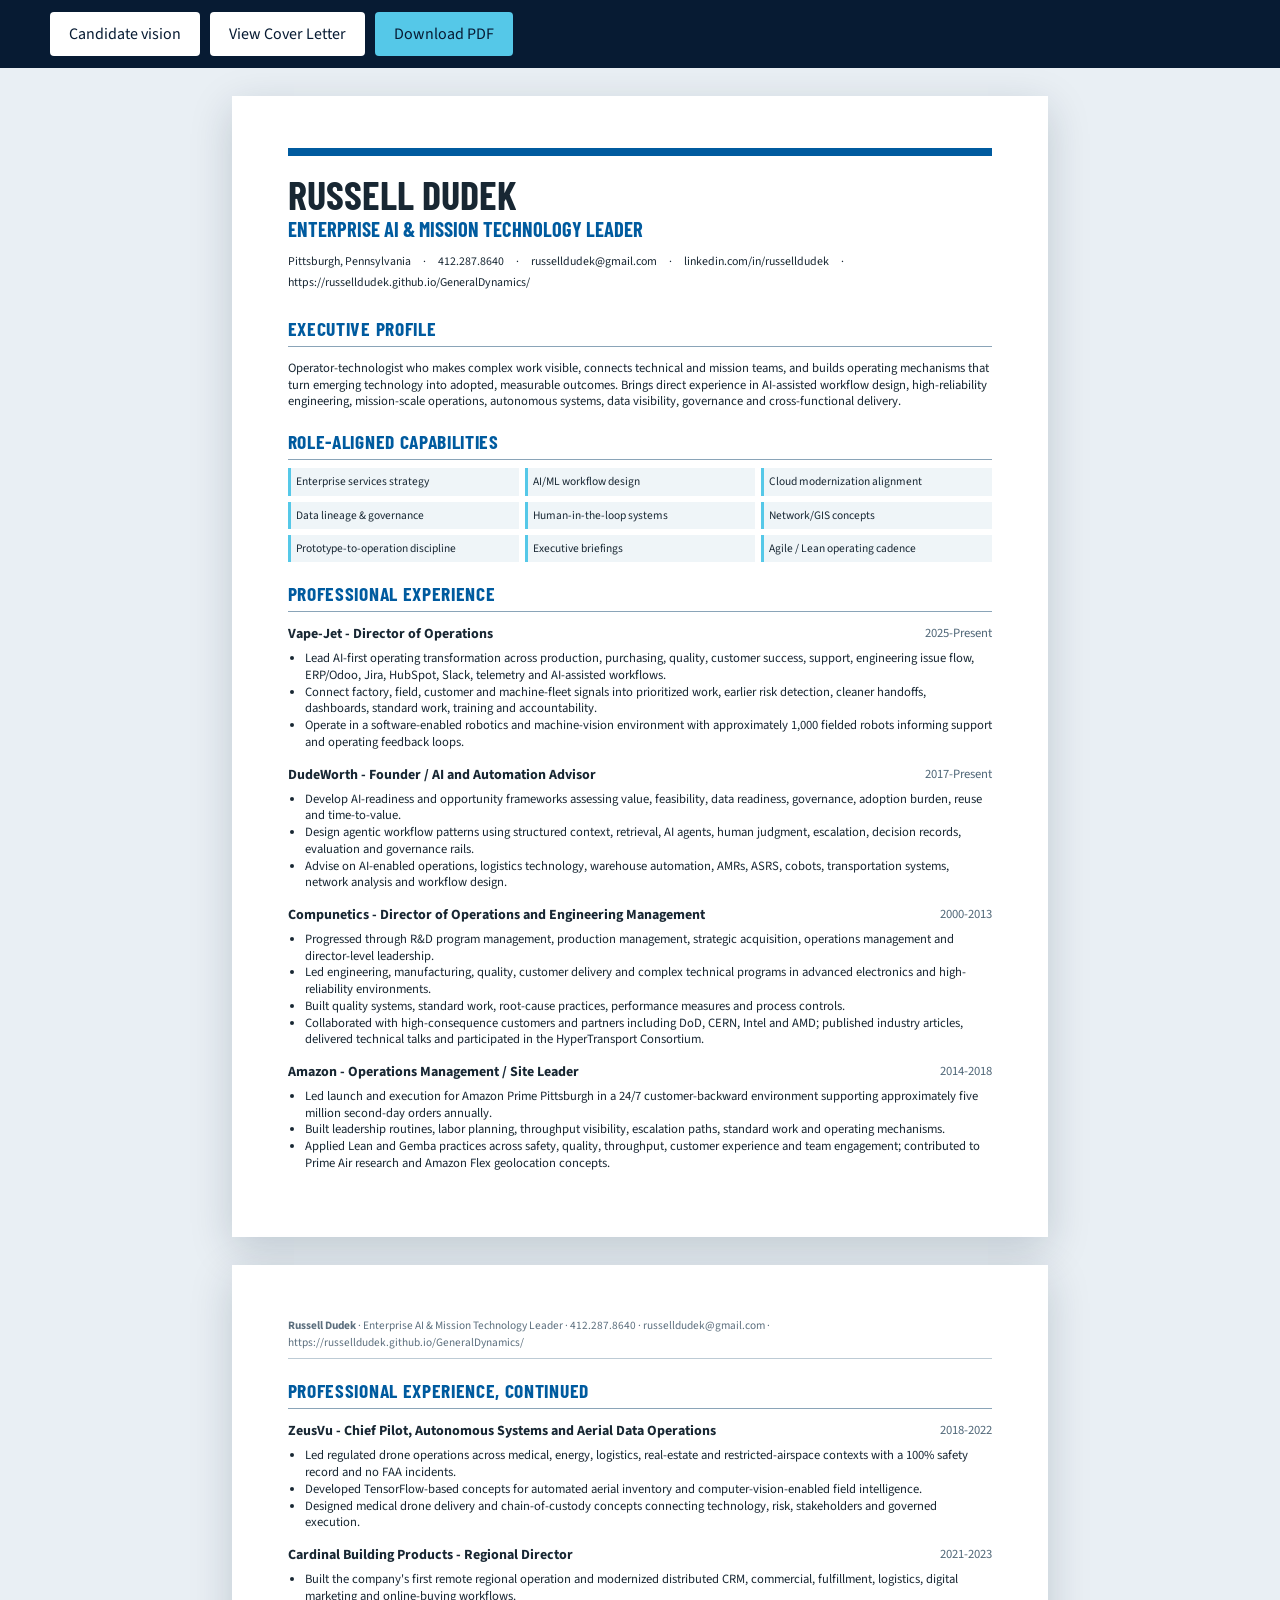
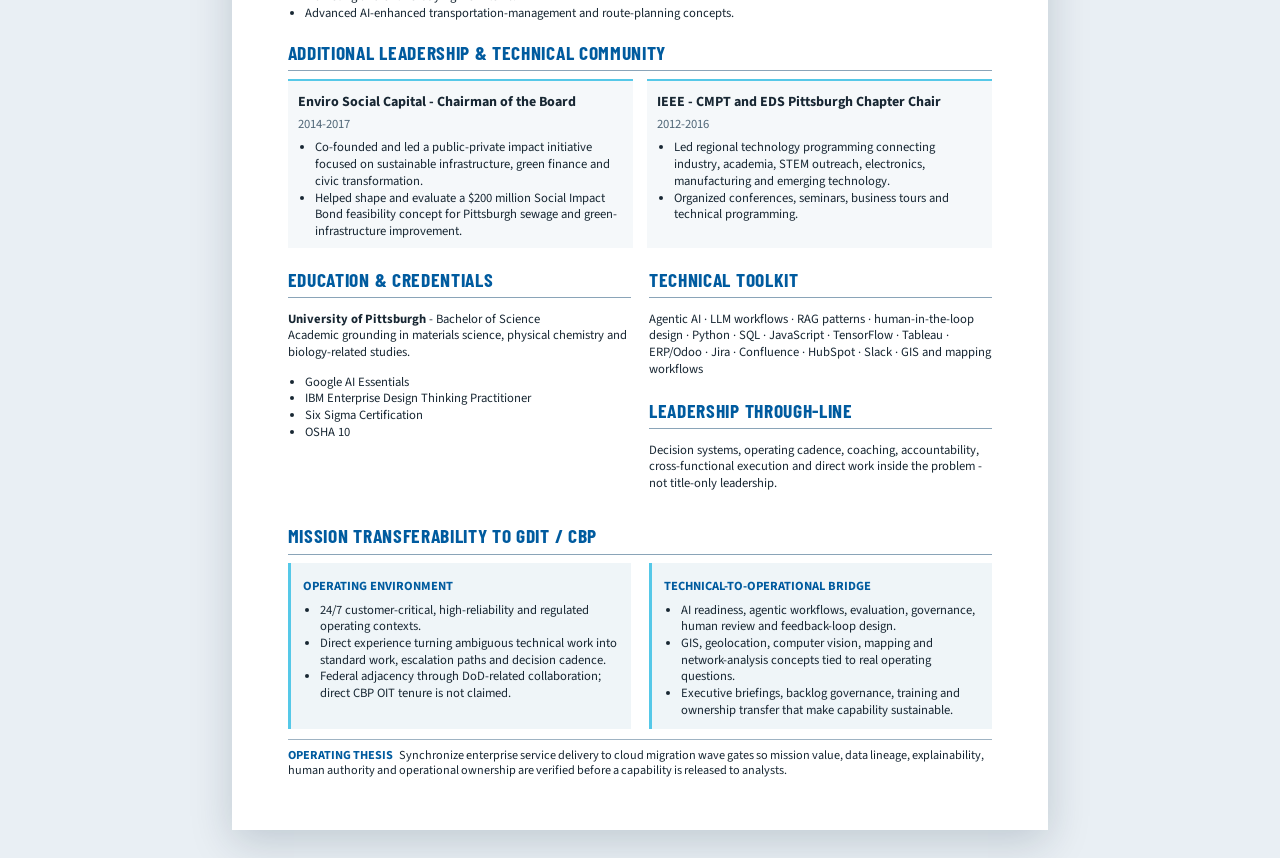
<file: resume.html>
<!DOCTYPE html>

<html lang="en"><head><meta charset="utf-8"/><meta content="width=device-width,initial-scale=1" name="viewport"/><title>Russell Dudek - GDIT Enterprise Service Lead Resume</title><link href="styles.css" rel="stylesheet"/><link href="resume-fix.css" rel="stylesheet"/></head><body class="doc-body resume-body"><div class="doc-actions"><div class="wrap"><a class="button light" href="index.html">Candidate vision</a><a class="button light" href="cover-letter.html">View Cover Letter</a><a class="button primary" download="" href="docs/Russell-Dudek-GDIT-Resume.pdf">Download PDF</a></div></div><article class="document"><header class="doc-header"><h1 class="doc-name">Russell Dudek</h1><div class="doc-role">Enterprise AI &amp; Mission Technology Leader</div><div class="contact-line"><span>Pittsburgh, Pennsylvania</span><span>·</span><a href="tel:+14122878640">412.287.8640</a><span>·</span><a href="mailto:russelldudek@gmail.com">russelldudek@gmail.com</a><span>·</span><a href="https://www.linkedin.com/in/russelldudek">linkedin.com/in/russelldudek</a><span>·</span><a href="https://russelldudek.github.io/GeneralDynamics/">https://russelldudek.github.io/GeneralDynamics/</a></div></header><section class="doc-section"><h2>Executive profile</h2><p>Operator-technologist who makes complex work visible, connects technical and mission teams, and builds operating mechanisms that turn emerging technology into adopted, measurable outcomes. Brings direct experience in AI-assisted workflow design, high-reliability engineering, mission-scale operations, autonomous systems, data visibility, governance and cross-functional delivery.</p></section><section class="doc-section"><h2>Role-aligned capabilities</h2><div class="cap-list"><span>Enterprise services strategy</span><span>AI/ML workflow design</span><span>Cloud modernization alignment</span><span>Data lineage &amp; governance</span><span>Human-in-the-loop systems</span><span>Network/GIS concepts</span><span>Prototype-to-operation discipline</span><span>Executive briefings</span><span>Agile / Lean operating cadence</span></div></section><section class="doc-section" id="primary-experience"><h2>Professional experience</h2><div class="doc-job"><div class="job-head"><strong>Vape-Jet - Director of Operations</strong><span>2025-Present</span></div><ul><li>Lead AI-first operating transformation across production, purchasing, quality, customer success, support, engineering issue flow, ERP/Odoo, Jira, HubSpot, Slack, telemetry and AI-assisted workflows.</li><li>Connect factory, field, customer and machine-fleet signals into prioritized work, earlier risk detection, cleaner handoffs, dashboards, standard work, training and accountability.</li><li>Operate in a software-enabled robotics and machine-vision environment with approximately 1,000 fielded robots informing support and operating feedback loops.</li></ul></div><div class="doc-job"><div class="job-head"><strong>DudeWorth - Founder / AI and Automation Advisor</strong><span>2017-Present</span></div><ul><li>Develop AI-readiness and opportunity frameworks assessing value, feasibility, data readiness, governance, adoption burden, reuse and time-to-value.</li><li>Design agentic workflow patterns using structured context, retrieval, AI agents, human judgment, escalation, decision records, evaluation and governance rails.</li><li>Advise on AI-enabled operations, logistics technology, warehouse automation, AMRs, ASRS, cobots, transportation systems, network analysis and workflow design.</li></ul></div><div class="doc-job"><div class="job-head"><strong>Compunetics - Director of Operations and Engineering Management</strong><span>2000-2013</span></div><ul><li>Progressed through R&amp;D program management, production management, strategic acquisition, operations management and director-level leadership.</li><li>Led engineering, manufacturing, quality, customer delivery and complex technical programs in advanced electronics and high-reliability environments.</li><li>Built quality systems, standard work, root-cause practices, performance measures and process controls.</li><li>Collaborated with high-consequence customers and partners including DoD, CERN, Intel and AMD; published industry articles, delivered technical talks and participated in the HyperTransport Consortium.</li></ul></div><div class="doc-job"><div class="job-head"><strong>Amazon - Operations Management / Site Leader</strong><span>2014-2018</span></div><ul><li>Led launch and execution for Amazon Prime Pittsburgh in a 24/7 customer-backward environment supporting approximately five million second-day orders annually.</li><li>Built leadership routines, labor planning, throughput visibility, escalation paths, standard work and operating mechanisms.</li><li>Applied Lean and Gemba practices across safety, quality, throughput, customer experience and team engagement; contributed to Prime Air research and Amazon Flex geolocation concepts.</li></ul></div></section></article><article class="document"><div class="continuation"><strong>Russell Dudek</strong> · Enterprise AI &amp; Mission Technology Leader · 412.287.8640 · russelldudek@gmail.com · https://russelldudek.github.io/GeneralDynamics/</div><section class="doc-section"><h2>Professional experience, continued</h2><div class="doc-job"><div class="job-head"><strong>ZeusVu - Chief Pilot, Autonomous Systems and Aerial Data Operations</strong><span>2018-2022</span></div><ul><li>Led regulated drone operations across medical, energy, logistics, real-estate and restricted-airspace contexts with a 100% safety record and no FAA incidents.</li><li>Developed TensorFlow-based concepts for automated aerial inventory and computer-vision-enabled field intelligence.</li><li>Designed medical drone delivery and chain-of-custody concepts connecting technology, risk, stakeholders and governed execution.</li></ul></div><div class="doc-job"><div class="job-head"><strong>Cardinal Building Products - Regional Director</strong><span>2021-2023</span></div><ul><li>Built the company's first remote regional operation and modernized distributed CRM, commercial, fulfillment, logistics, digital marketing and online-buying workflows.</li><li>Advanced AI-enhanced transportation-management and route-planning concepts.</li></ul></div></section><section class="doc-section" id="additional-leadership"><h2>Additional leadership &amp; technical community</h2><div class="additional-grid"><div class="doc-job"><div class="job-head"><strong>Enviro Social Capital - Chairman of the Board</strong><span>2014-2017</span></div><ul><li>Co-founded and led a public-private impact initiative focused on sustainable infrastructure, green finance and civic transformation.</li><li>Helped shape and evaluate a $200 million Social Impact Bond feasibility concept for Pittsburgh sewage and green-infrastructure improvement.</li></ul></div><div class="doc-job"><div class="job-head"><strong>IEEE - CMPT and EDS Pittsburgh Chapter Chair</strong><span>2012-2016</span></div><ul><li>Led regional technology programming connecting industry, academia, STEM outreach, electronics, manufacturing and emerging technology.</li><li>Organized conferences, seminars, business tours and technical programming.</li></ul></div></div></section><div class="doc-grid"><section class="doc-section"><h2>Education &amp; credentials</h2><p><strong>University of Pittsburgh</strong> - Bachelor of Science<br/>Academic grounding in materials science, physical chemistry and biology-related studies.</p><ul><li>Google AI Essentials</li><li>IBM Enterprise Design Thinking Practitioner</li><li>Six Sigma Certification</li><li>OSHA 10</li></ul></section><section class="doc-section"><h2>Technical toolkit</h2><p>Agentic AI · LLM workflows · RAG patterns · human-in-the-loop design · Python · SQL · JavaScript · TensorFlow · Tableau · ERP/Odoo · Jira · Confluence · HubSpot · Slack · GIS and mapping workflows</p><h2 style="margin-top:18px">Leadership through-line</h2><p>Decision systems, operating cadence, coaching, accountability, cross-functional execution and direct work inside the problem - not title-only leadership.</p></section></div><section class="doc-section" id="mission-transferability"><h2>Mission transferability to GDIT / CBP</h2><div class="transfer-grid"><div><strong>Operating environment</strong><ul><li>24/7 customer-critical, high-reliability and regulated operating contexts.</li><li>Direct experience turning ambiguous technical work into standard work, escalation paths and decision cadence.</li><li>Federal adjacency through DoD-related collaboration; direct CBP OIT tenure is not claimed.</li></ul></div><div><strong>Technical-to-operational bridge</strong><ul><li>AI readiness, agentic workflows, evaluation, governance, human review and feedback-loop design.</li><li>GIS, geolocation, computer vision, mapping and network-analysis concepts tied to real operating questions.</li><li>Executive briefings, backlog governance, training and ownership transfer that make capability sustainable.</li></ul></div></div><div class="thesis-strip"><strong>Operating thesis</strong> Synchronize enterprise service delivery to cloud migration wave gates so mission value, data lineage, explainability, human authority and operational ownership are verified before a capability is released to analysts.</div></section></article></body></html>
</file>
<file: styles.css>
@import url('https://fonts.googleapis.com/css2?family=Barlow+Condensed:wght@500;600;700;800&family=Source+Sans+3:wght@400;500;600;700&display=swap');
@import url('./brand-tokens.css');
*{box-sizing:border-box}html{scroll-behavior:smooth}body{margin:0;font-family:'Source Sans 3',sans-serif;color:var(--gdit-ink);background:#f7fafc;line-height:1.5}a{color:inherit}button,a.button{font:inherit}.wrap{width:min(1180px,calc(100% - 40px));margin:auto}.site-nav{position:sticky;top:0;z-index:20;background:rgba(255,255,255,.96);backdrop-filter:blur(12px);border-bottom:1px solid #dbe5ed}.nav-inner{height:72px;display:flex;align-items:center;gap:24px}.employer-lockup{display:flex;align-items:center;gap:14px;text-decoration:none}.gdit-word{font-family:'Barlow Condensed',sans-serif;font-weight:800;font-size:2rem;letter-spacing:-.04em;color:var(--gdit-ink);border:2px solid var(--gdit-ink);padding:1px 7px;line-height:1}.lockup-copy{font-size:.76rem;line-height:1.15;text-transform:uppercase;letter-spacing:.08em}.nav-links{margin-left:auto;display:flex;gap:18px;align-items:center}.nav-links a{text-decoration:none;font-size:.88rem;font-weight:700}.nav-links a:hover,.nav-links a:focus-visible{color:var(--gdit-blue)}.nav-cta{background:var(--gdit-blue);color:white!important;padding:10px 14px;border-radius:4px}.menu-button{display:none;margin-left:auto;border:0;background:transparent;font-weight:800}
.hero{position:relative;overflow:hidden;background:var(--gdit-navy);color:white;min-height:720px}.hero:before{content:'';position:absolute;inset:0;background:linear-gradient(115deg,rgba(7,27,51,.96) 0%,rgba(7,27,51,.82) 48%,rgba(0,91,159,.34) 100%),repeating-linear-gradient(120deg,transparent 0 74px,rgba(85,200,232,.06) 75px 76px);pointer-events:none}.hero-grid{position:relative;display:grid;grid-template-columns:1.05fr .95fr;align-items:center;gap:72px;min-height:720px;padding:80px 0}.identity-note{text-transform:uppercase;letter-spacing:.16em;font-size:.78rem;font-weight:700;color:var(--gdit-sky);margin:0 0 16px}.hero h1{font-family:'Barlow Condensed',sans-serif;text-transform:uppercase;font-size:clamp(4rem,7vw,7.4rem);line-height:.84;letter-spacing:-.03em;margin:0;max-width:720px}.hero h1 span{color:var(--gdit-sky)}.hero-deck{font-size:1.32rem;max-width:650px;color:#d8e7f4;margin:28px 0 30px}.tension{border-left:4px solid var(--gdit-orange);padding:10px 0 10px 18px;max-width:660px;color:#fff;font-weight:600}.hero-actions{display:flex;gap:12px;margin-top:34px}.button{display:inline-flex;align-items:center;justify-content:center;min-height:44px;padding:0 18px;border-radius:4px;text-decoration:none;font-weight:800;border:1px solid transparent}.button.primary{background:var(--gdit-sky);color:var(--gdit-navy)}.button.ghost{border-color:#6f879d;color:white}.button.light{background:white;color:var(--gdit-navy)}
.airlock{position:relative;padding:30px 20px 34px;border:1px solid rgba(152,200,235,.25);background:rgba(4,18,35,.76);box-shadow:0 30px 80px rgba(0,0,0,.28)}.airlock-title{font-family:'Barlow Condensed';text-transform:uppercase;letter-spacing:.08em;color:var(--gdit-sky);font-size:1.15rem;margin:0 0 20px}.chambers{position:relative;display:grid;grid-template-columns:repeat(5,1fr);gap:7px}.chamber{position:relative;min-height:250px;border:1px solid #2c5675;background:linear-gradient(180deg,rgba(18,59,90,.72),rgba(4,20,37,.94));padding:16px 10px 12px;display:flex;flex-direction:column;justify-content:space-between;transition:.3s ease}.chamber:after{content:'';position:absolute;right:-7px;top:50%;width:7px;height:2px;background:var(--gdit-sky)}.chamber:last-child:after{display:none}.chamber-num{font-family:'Barlow Condensed';font-size:2.5rem;line-height:1;color:#527995}.chamber h3{font-size:.86rem;line-height:1.1;margin:8px 0;color:#fff}.chamber small{font-size:.7rem;line-height:1.2;color:#9fb8cd}.chamber.active{border-color:var(--campaign-lime);box-shadow:inset 0 0 0 2px rgba(185,216,75,.16),0 0 24px rgba(185,216,75,.16);transform:translateY(-6px)}.chamber.active .chamber-num{color:var(--campaign-lime)}.service-capsule{position:absolute;width:18px;height:18px;border-radius:50%;background:var(--campaign-lime);box-shadow:0 0 20px var(--campaign-lime);left:7%;bottom:16px;animation:capsule 12s linear infinite}.airlock-readout{display:grid;grid-template-columns:1fr auto;gap:16px;border-top:1px solid #2f5876;margin-top:24px;padding-top:18px}.readout-main strong{display:block;color:white}.readout-main span{color:#b7ccdd;font-size:.84rem}.seal{border:1px solid var(--campaign-lime);color:var(--campaign-lime);padding:9px 12px;font-family:'Barlow Condensed';text-transform:uppercase;letter-spacing:.08em;font-weight:700}
@keyframes capsule{0%{left:6%}18%{left:22%}38%{left:42%}58%{left:61%}78%{left:80%}100%{left:94%}}
.section{padding:92px 0}.section.dark{background:var(--gdit-ink);color:white}.section.blue{background:var(--gdit-blue);color:white}.section-head{display:grid;grid-template-columns:.65fr 1.35fr;gap:50px;align-items:start;margin-bottom:48px}.section-label{font-family:'Barlow Condensed';font-size:1.05rem;text-transform:uppercase;letter-spacing:.14em;color:var(--gdit-blue);font-weight:800}.dark .section-label,.blue .section-label{color:var(--gdit-sky)}.section h2{font-family:'Barlow Condensed';font-size:clamp(2.7rem,5vw,5rem);line-height:.95;text-transform:uppercase;margin:0}.section-intro{font-size:1.25rem;margin:0;max-width:760px}.tension-field{display:grid;grid-template-columns:1fr 100px 1fr;align-items:stretch;border-top:1px solid #cbd9e4;border-bottom:1px solid #cbd9e4}.tension-side{padding:38px 0}.tension-side h3{font-family:'Barlow Condensed';font-size:2.2rem;text-transform:uppercase;margin:0 0 12px}.tension-side p{max-width:430px}.tension-center{position:relative;display:grid;place-items:center}.tension-center:before{content:'';position:absolute;width:2px;height:100%;background:var(--gdit-orange)}.tension-center span{position:relative;background:#f7fafc;border:1px solid var(--gdit-orange);padding:8px;font-weight:800;color:var(--gdit-orange)}.cost-strip{display:grid;grid-template-columns:repeat(3,1fr);gap:1px;background:#cfdce6;margin-top:34px}.cost-strip article{background:white;padding:24px}.cost-strip strong{display:block;color:var(--gdit-blue);text-transform:uppercase;letter-spacing:.06em}
.simulator{display:grid;grid-template-columns:330px 1fr;gap:30px}.scenario-panel{background:#f1f6fa;padding:24px;border-left:4px solid var(--gdit-blue)}.scenario-panel h3{font-family:'Barlow Condensed';font-size:1.8rem;text-transform:uppercase;margin:0 0 12px}.scenario-buttons{display:grid;gap:10px}.scenario-button{padding:13px;text-align:left;border:1px solid #b8c9d8;background:white;font-weight:700;cursor:pointer}.scenario-button[aria-pressed=true]{background:var(--gdit-navy);color:white;border-color:var(--gdit-navy)}.reset{margin-top:14px;background:transparent;border:0;color:var(--gdit-blue);text-decoration:underline;cursor:pointer}.sim-output{background:var(--gdit-navy);color:white;padding:28px;min-height:390px;position:relative;overflow:hidden}.sim-output:after{content:'';position:absolute;right:-80px;bottom:-120px;width:360px;height:360px;border:1px solid rgba(85,200,232,.25);transform:rotate(30deg)}.output-top{display:flex;justify-content:space-between;gap:20px;border-bottom:1px solid #2d5878;padding-bottom:18px}.output-state{font-family:'Barlow Condensed';font-size:2.8rem;line-height:1;text-transform:uppercase;color:var(--campaign-lime)}.output-grid{display:grid;grid-template-columns:repeat(2,1fr);gap:1px;background:#2e5775;margin-top:24px}.output-cell{background:#0d2942;padding:18px;min-height:118px}.output-cell small{text-transform:uppercase;letter-spacing:.08em;color:var(--gdit-sky);display:block;margin-bottom:8px}.output-cell strong{font-size:1.05rem}.assumption{font-size:.8rem;color:#a9bed0;margin-top:18px}
.pillar-river{display:grid;grid-template-columns:repeat(6,1fr);border-top:1px solid #b8cbd9;border-bottom:1px solid #b8cbd9}.pillar{padding:24px 14px;border-right:1px solid #b8cbd9;min-height:260px}.pillar:last-child{border-right:0}.pillar-index{font-family:'Barlow Condensed';font-size:2.8rem;color:var(--gdit-blue)}.pillar h3{font-family:'Barlow Condensed';text-transform:uppercase;font-size:1.4rem;line-height:1;margin:8px 0 12px}.pillar p{font-size:.9rem}.evidence-trail{display:grid;gap:0;border-left:3px solid var(--gdit-sky);margin-left:10px}.evidence-item{display:grid;grid-template-columns:180px 1fr;gap:34px;padding:24px 0 28px 30px;border-bottom:1px solid rgba(255,255,255,.15);position:relative}.evidence-item:before{content:'';position:absolute;left:-9px;top:34px;width:15px;height:15px;border-radius:50%;background:var(--gdit-sky)}.evidence-item h3{font-family:'Barlow Condensed';font-size:1.6rem;text-transform:uppercase;margin:0}.evidence-item p{margin:0;color:#c7d7e4}.proof-tags{display:flex;flex-wrap:wrap;gap:8px;margin-top:10px}.proof-tags span{border:1px solid #4c6d85;padding:4px 8px;font-size:.75rem;color:#bdd0df}
.plan-track{display:grid;grid-template-columns:repeat(3,1fr);gap:18px}.plan-phase{background:white;border-top:6px solid var(--gdit-blue);padding:26px;box-shadow:0 10px 30px rgba(24,49,70,.08)}.plan-phase:nth-child(2){border-color:var(--gdit-sky)}.plan-phase:nth-child(3){border-color:var(--campaign-lime)}.plan-phase .days{font-family:'Barlow Condensed';font-size:2rem;text-transform:uppercase;color:var(--gdit-blue)}.plan-phase h3{font-family:'Barlow Condensed';font-size:1.8rem;text-transform:uppercase;margin:4px 0 12px}.plan-phase ul{padding-left:18px}.plan-phase footer{border-top:1px solid #ccd9e2;padding-top:14px;margin-top:20px;font-size:.85rem;font-weight:700}
.objection{display:grid;grid-template-columns:.8fr 1.2fr;gap:50px;align-items:center}.objection-question{font-family:'Barlow Condensed';font-size:3.8rem;line-height:.95;text-transform:uppercase;color:var(--gdit-sky)}.objection-answer{font-size:1.16rem}.questions{counter-reset:q;display:grid;grid-template-columns:repeat(2,1fr);gap:1px;background:#42657f}.questions li{list-style:none;background:var(--gdit-ink);padding:24px 24px 24px 68px;position:relative}.questions li:before{counter-increment:q;content:counter(q,decimal-leading-zero);position:absolute;left:22px;top:20px;font-family:'Barlow Condensed';font-size:1.8rem;color:var(--gdit-sky)}
.resources{display:grid;grid-template-columns:repeat(4,1fr);gap:14px}.resource{background:white;padding:22px;border:1px solid #d4e0e8}.resource h3{font-family:'Barlow Condensed';font-size:1.5rem;text-transform:uppercase;margin:0 0 8px}.resource p{font-size:.88rem;min-height:66px}.resource a{color:var(--gdit-blue);font-weight:800}.footer{background:#061626;color:#c0d0dc;padding:34px 0}.footer-grid{display:flex;justify-content:space-between;gap:30px;align-items:end}.footer strong{color:white}.footer small{max-width:660px}
.doc-body{background:#e9eff4}.doc-actions{position:sticky;top:0;z-index:10;background:#071b33;color:white;padding:12px}.doc-actions .wrap{display:flex;gap:10px;flex-wrap:wrap}.document{width:8.5in;min-height:11in;margin:28px auto;background:white;box-shadow:0 12px 40px rgba(8,34,53,.18);padding:.54in .58in;color:#182733}.doc-header{border-top:8px solid var(--gdit-blue);padding-top:18px;margin-bottom:22px}.doc-name{font-family:'Barlow Condensed';font-size:2.5rem;line-height:1;text-transform:uppercase;margin:0}.doc-role{font-family:'Barlow Condensed';font-size:1.28rem;text-transform:uppercase;color:var(--gdit-blue);font-weight:700}.contact-line{display:flex;flex-wrap:wrap;gap:4px 12px;font-size:8.9pt;margin-top:8px}.contact-line a{color:inherit;text-decoration:none}.doc-section{margin-top:17px}.doc-section h2{font-family:'Barlow Condensed';text-transform:uppercase;font-size:1.22rem;letter-spacing:.035em;color:var(--gdit-blue);border-bottom:1px solid #8aa4b8;margin:0 0 8px;padding-bottom:3px}.doc-section p,.doc-section li{font-size:9.5pt;line-height:1.32}.doc-section ul{margin:5px 0;padding-left:17px}.doc-job{margin:12px 0 14px}.job-head{display:flex;justify-content:space-between;gap:12px}.job-head strong{font-size:10.5pt}.job-head span{font-size:9.5pt;color:#4f6677}.doc-grid{display:grid;grid-template-columns:1fr 1fr;gap:18px}.cap-list{display:grid;grid-template-columns:repeat(3,1fr);gap:6px;font-size:8.6pt}.cap-list span{padding:5px;border-left:3px solid var(--gdit-sky);background:#eff5f8}.page-break{break-before:page;page-break-before:always}.continuation{font-size:8.5pt;color:#5c6f7e;border-bottom:1px solid #bdcbd5;padding-bottom:7px;margin-bottom:15px}.letter p{font-size:10.5pt;line-height:1.46}.signature{margin-top:24px}.brief-cover{background:var(--gdit-navy);color:white;padding:34px;margin:-.54in -.58in 28px}.brief-cover h1{font-family:'Barlow Condensed';font-size:3.6rem;text-transform:uppercase;line-height:.95;margin:12px 0}.brief-cover p{color:#c4d5e3}.brief-callout{border-left:5px solid var(--gdit-orange);padding:16px 20px;background:#eef4f7;margin:14px 0}.brief-table{width:100%;border-collapse:collapse;font-size:9pt}.brief-table th,.brief-table td{border:1px solid #bdcbd5;padding:7px;vertical-align:top}.brief-table th{background:#e8f1f6;text-align:left}.plan-page .phase-band{display:grid;grid-template-columns:120px 1fr;gap:18px;border-top:4px solid var(--gdit-blue);padding:16px 0}.plan-page .phase-band h2{font-family:'Barlow Condensed';font-size:1.7rem;text-transform:uppercase;margin:0;color:var(--gdit-blue)}.deliverable{background:#eff5f8;border-left:4px solid var(--campaign-lime);padding:10px;margin-top:8px;font-size:9pt}.source-note{font-size:7.8pt;color:#526b7e;margin-top:12px}
@media(max-width:980px){.nav-links{display:none;position:absolute;top:72px;left:0;right:0;background:white;padding:20px;flex-direction:column;align-items:flex-start;border-bottom:1px solid #ccd8e1}.nav-links.open{display:flex}.menu-button{display:block}.hero-grid{grid-template-columns:1fr;gap:40px;padding:70px 0 60px}.hero{min-height:auto}.chambers{min-width:680px}.airlock{overflow:auto}.section-head{grid-template-columns:1fr}.simulator{grid-template-columns:1fr}.pillar-river{grid-template-columns:repeat(3,1fr)}.pillar:nth-child(3){border-right:0}.plan-track{grid-template-columns:1fr}.resources{grid-template-columns:repeat(2,1fr)}.document{width:min(8.5in,calc(100% - 24px));min-height:auto;padding:36px}.brief-cover{margin:-36px -36px 28px}.doc-grid{grid-template-columns:1fr}.objection{grid-template-columns:1fr}.questions{grid-template-columns:1fr}}
@media(max-width:620px){.wrap{width:min(100% - 24px,1180px)}.hero-grid{padding-top:48px}.hero h1{font-size:3.7rem}.hero-deck{font-size:1.08rem}.hero-actions{flex-direction:column;align-items:stretch}.section{padding:68px 0}.tension-field{grid-template-columns:1fr}.tension-center{height:54px}.tension-center:before{width:100%;height:2px}.cost-strip{grid-template-columns:1fr}.output-grid{grid-template-columns:1fr}.pillar-river{grid-template-columns:1fr}.pillar{border-right:0;border-bottom:1px solid #b8cbd9;min-height:auto}.evidence-item{grid-template-columns:1fr;gap:8px}.resources{grid-template-columns:1fr}.footer-grid{flex-direction:column;align-items:flex-start}.document{padding:24px}.brief-cover{margin:-24px -24px 24px}.contact-line{font-size:.8rem}.cap-list{grid-template-columns:1fr 1fr}.doc-name{font-size:2rem}}
@media print{body{background:white}.site-nav,.doc-actions{display:none!important}.document{width:8.5in;height:11in;min-height:11in;margin:0;box-shadow:none;padding:.5in .56in;overflow:hidden;break-after:page;page-break-after:always}.document:last-child{break-after:auto;page-break-after:auto}.brief-cover{margin:-.5in -.56in 26px}.doc-section{break-inside:avoid}.doc-job{break-inside:avoid}.page-break{display:block}.no-print{display:none!important}@page{size:Letter;margin:0}.letter p{font-size:10.3pt}.plan-page .phase-band{break-inside:avoid}}
@media(prefers-reduced-motion:reduce){html{scroll-behavior:auto}*,*:before,*:after{animation-duration:.001ms!important;animation-iteration-count:1!important;transition-duration:.001ms!important}.service-capsule{left:44%}}
@media print {.plan-page{padding:.42in .52in}.plan-page .phase-band{padding:9px 0;gap:12px;grid-template-columns:105px 1fr}.plan-page .phase-band h2{font-size:1.45rem}.plan-page .phase-band li{font-size:8.5pt;line-height:1.16}.plan-page .deliverable{padding:6px 8px;margin-top:5px;font-size:8.2pt}.plan-page .doc-section{margin-top:9px}.plan-page .doc-section h2{font-size:1.05rem;margin-bottom:5px}.plan-page .doc-section p{font-size:8.5pt;line-height:1.18;margin:4px 0}.plan-page .brief-callout{padding:8px 10px;margin:6px 0;font-size:8.8pt}.plan-page .source-note{font-size:7.2pt;margin-top:6px}}
</file>
<file: resume-fix.css>
.transfer-grid{display:grid;grid-template-columns:1fr 1fr;gap:18px}.transfer-grid>div{background:#eff5f8;border-left:3px solid var(--gdit-sky);padding:10px 12px}.transfer-grid strong{font-size:9.4pt;text-transform:uppercase;color:var(--gdit-blue)}.transfer-grid ul{margin-bottom:0}@media(max-width:620px){.transfer-grid{grid-template-columns:1fr}}@media print{.resume-body .document{padding:.46in .54in}.resume-body .doc-header{margin-bottom:15px;padding-top:12px}.resume-body .doc-section{margin-top:12px}.resume-body .doc-section h2{margin-bottom:6px}.resume-body .doc-section p,.resume-body .doc-section li{font-size:8.8pt;line-height:1.22}.resume-body .doc-job{margin:8px 0 9px}.resume-body .job-head strong{font-size:9.7pt}.resume-body .job-head span{font-size:8.8pt}.resume-body .cap-list{gap:4px;font-size:8.1pt}.resume-body .cap-list span{padding:4px}.resume-body .transfer-grid{gap:12px}.resume-body .transfer-grid>div{padding:8px 10px}.resume-body .transfer-grid strong{font-size:8.8pt}}
.additional-grid{display:grid;grid-template-columns:1fr 1fr;gap:14px}.additional-grid .doc-job{background:#f5f8fa;border-top:2px solid var(--gdit-sky);padding:8px 10px;margin:0}.additional-grid .job-head{display:block}.additional-grid .job-head span{display:block;margin-top:2px}.additional-grid ul{margin-bottom:0}@media(max-width:620px){.additional-grid{grid-template-columns:1fr}}@media print{.resume-body .additional-grid{gap:10px}.resume-body .additional-grid .doc-job{padding:6px 8px}.resume-body .additional-grid .doc-section li{font-size:8.2pt}}
.thesis-strip{margin-top:10px;border-top:1px solid #9fb3c3;padding-top:8px;font-size:9.2pt;line-height:1.25}.thesis-strip strong{text-transform:uppercase;color:var(--gdit-blue);margin-right:4px}@media print{.resume-body .thesis-strip{font-size:8.5pt;margin-top:7px;padding-top:6px}}
@media print{.resume-body #mission-transferability{margin-top:7px}.resume-body #mission-transferability h2{font-size:1.05rem;margin-bottom:4px}.resume-body #mission-transferability .transfer-grid{gap:8px}.resume-body #mission-transferability .transfer-grid>div{padding:5px 7px}.resume-body #mission-transferability .transfer-grid strong{font-size:8.1pt}.resume-body #mission-transferability li{font-size:7.75pt;line-height:1.1}.resume-body #mission-transferability ul{margin-top:3px;padding-left:14px}.resume-body #mission-transferability .thesis-strip{font-size:7.8pt;line-height:1.12;margin-top:4px;padding-top:4px}}
@media print{.resume-body .document:first-of-type{padding:.54in .58in}.resume-body .document:first-of-type .doc-header{margin-bottom:20px;padding-top:17px}.resume-body .document:first-of-type .doc-section{margin-top:16px}.resume-body .document:first-of-type .doc-section h2{margin-bottom:8px}.resume-body .document:first-of-type .doc-section p,.resume-body .document:first-of-type .doc-section li{font-size:9.35pt;line-height:1.3}.resume-body .document:first-of-type .doc-job{margin:11px 0 13px}.resume-body .document:first-of-type .job-head strong{font-size:10.4pt}.resume-body .document:first-of-type .job-head span{font-size:9.3pt}.resume-body .document:first-of-type .cap-list{gap:6px;font-size:8.5pt}.resume-body .document:first-of-type .cap-list span{padding:5px}}
@media print{.resume-body #primary-experience{break-inside:auto!important;page-break-inside:auto!important}.resume-body .document:first-of-type{padding:.50in .56in}.resume-body .document:first-of-type .doc-header{margin-bottom:17px;padding-top:14px}.resume-body .document:first-of-type .doc-section{margin-top:14px}.resume-body .document:first-of-type .doc-section h2{margin-bottom:6px}.resume-body .document:first-of-type .doc-section p,.resume-body .document:first-of-type .doc-section li{font-size:9pt;line-height:1.24}.resume-body .document:first-of-type .doc-job{margin:9px 0 10px}.resume-body .document:first-of-type .job-head strong{font-size:10pt}.resume-body .document:first-of-type .job-head span{font-size:9pt}.resume-body .document:first-of-type .cap-list{gap:5px;font-size:8.3pt}.resume-body .document:first-of-type .cap-list span{padding:4px}}
@media print{.resume-body .document:first-of-type .doc-section p,.resume-body .document:first-of-type .doc-section li{line-height:1.27}.resume-body .document:first-of-type .doc-job{margin:10px 0 12px}}
</file>
